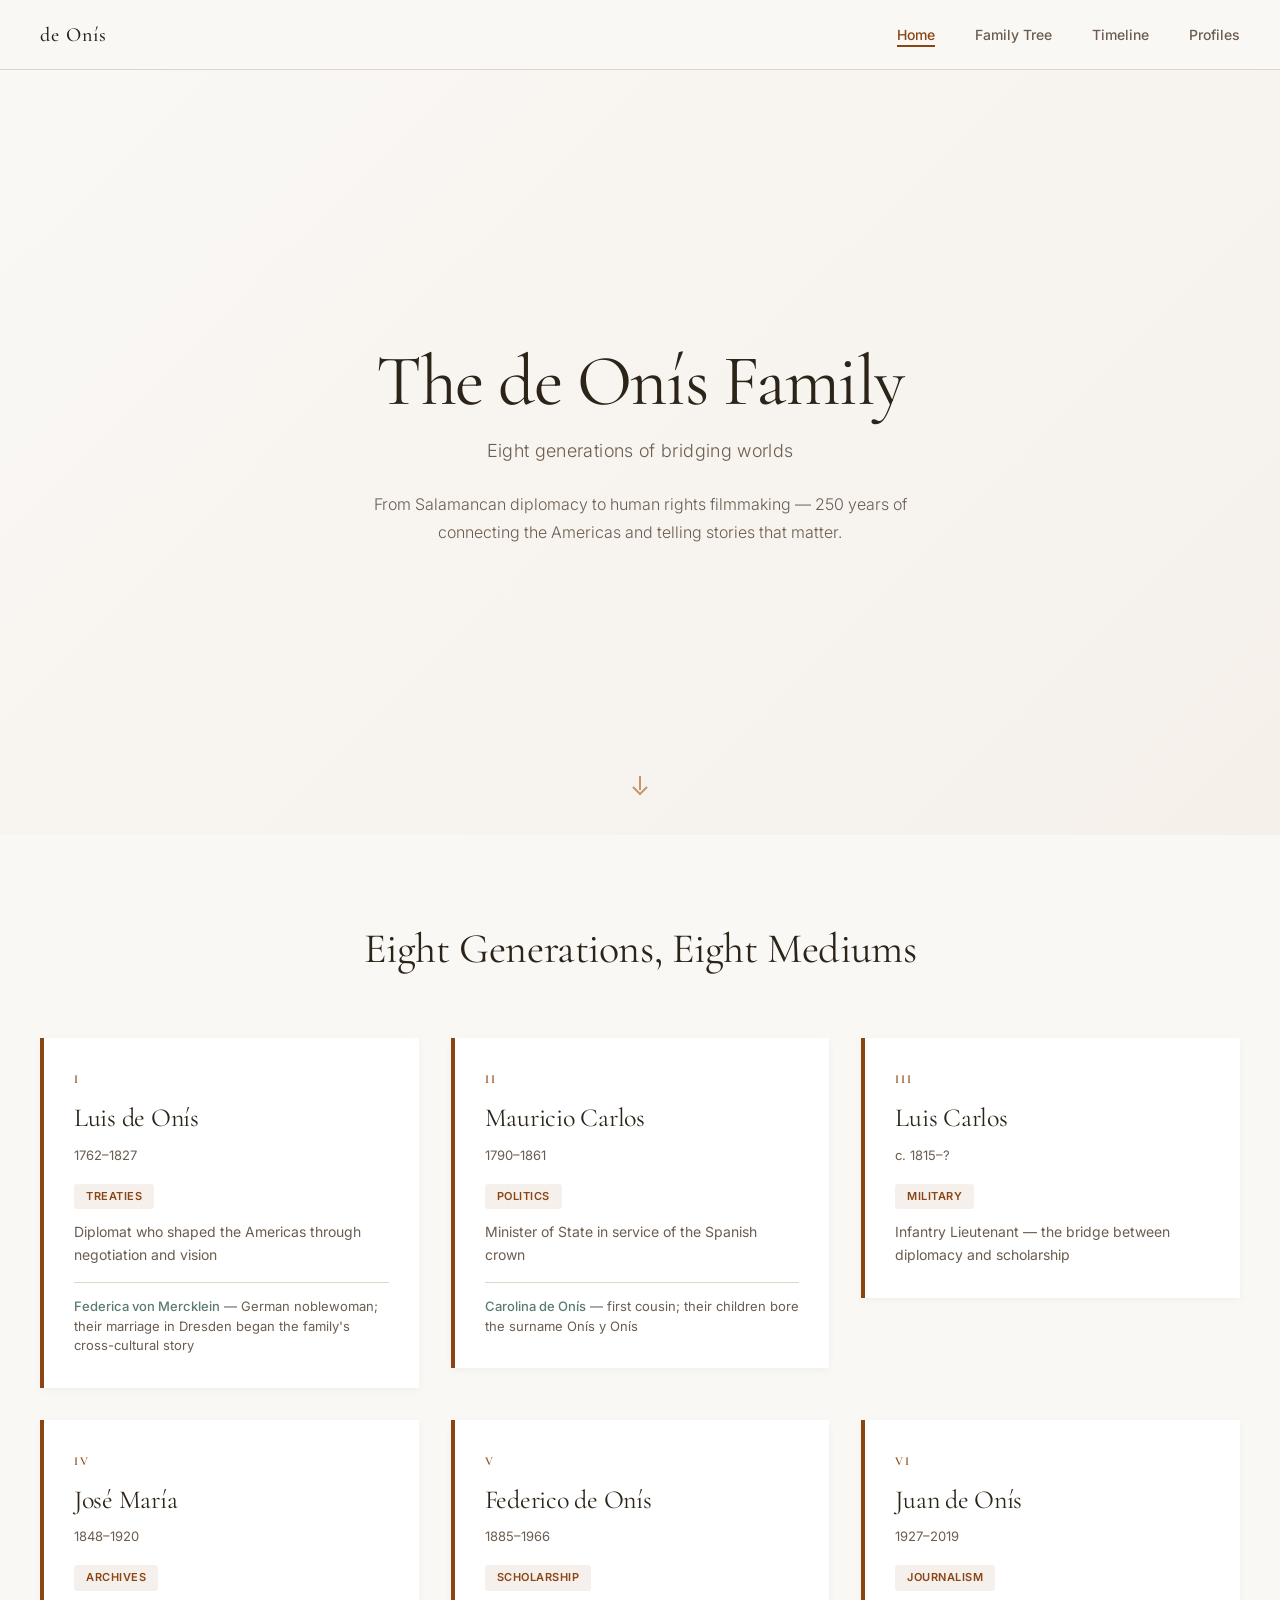
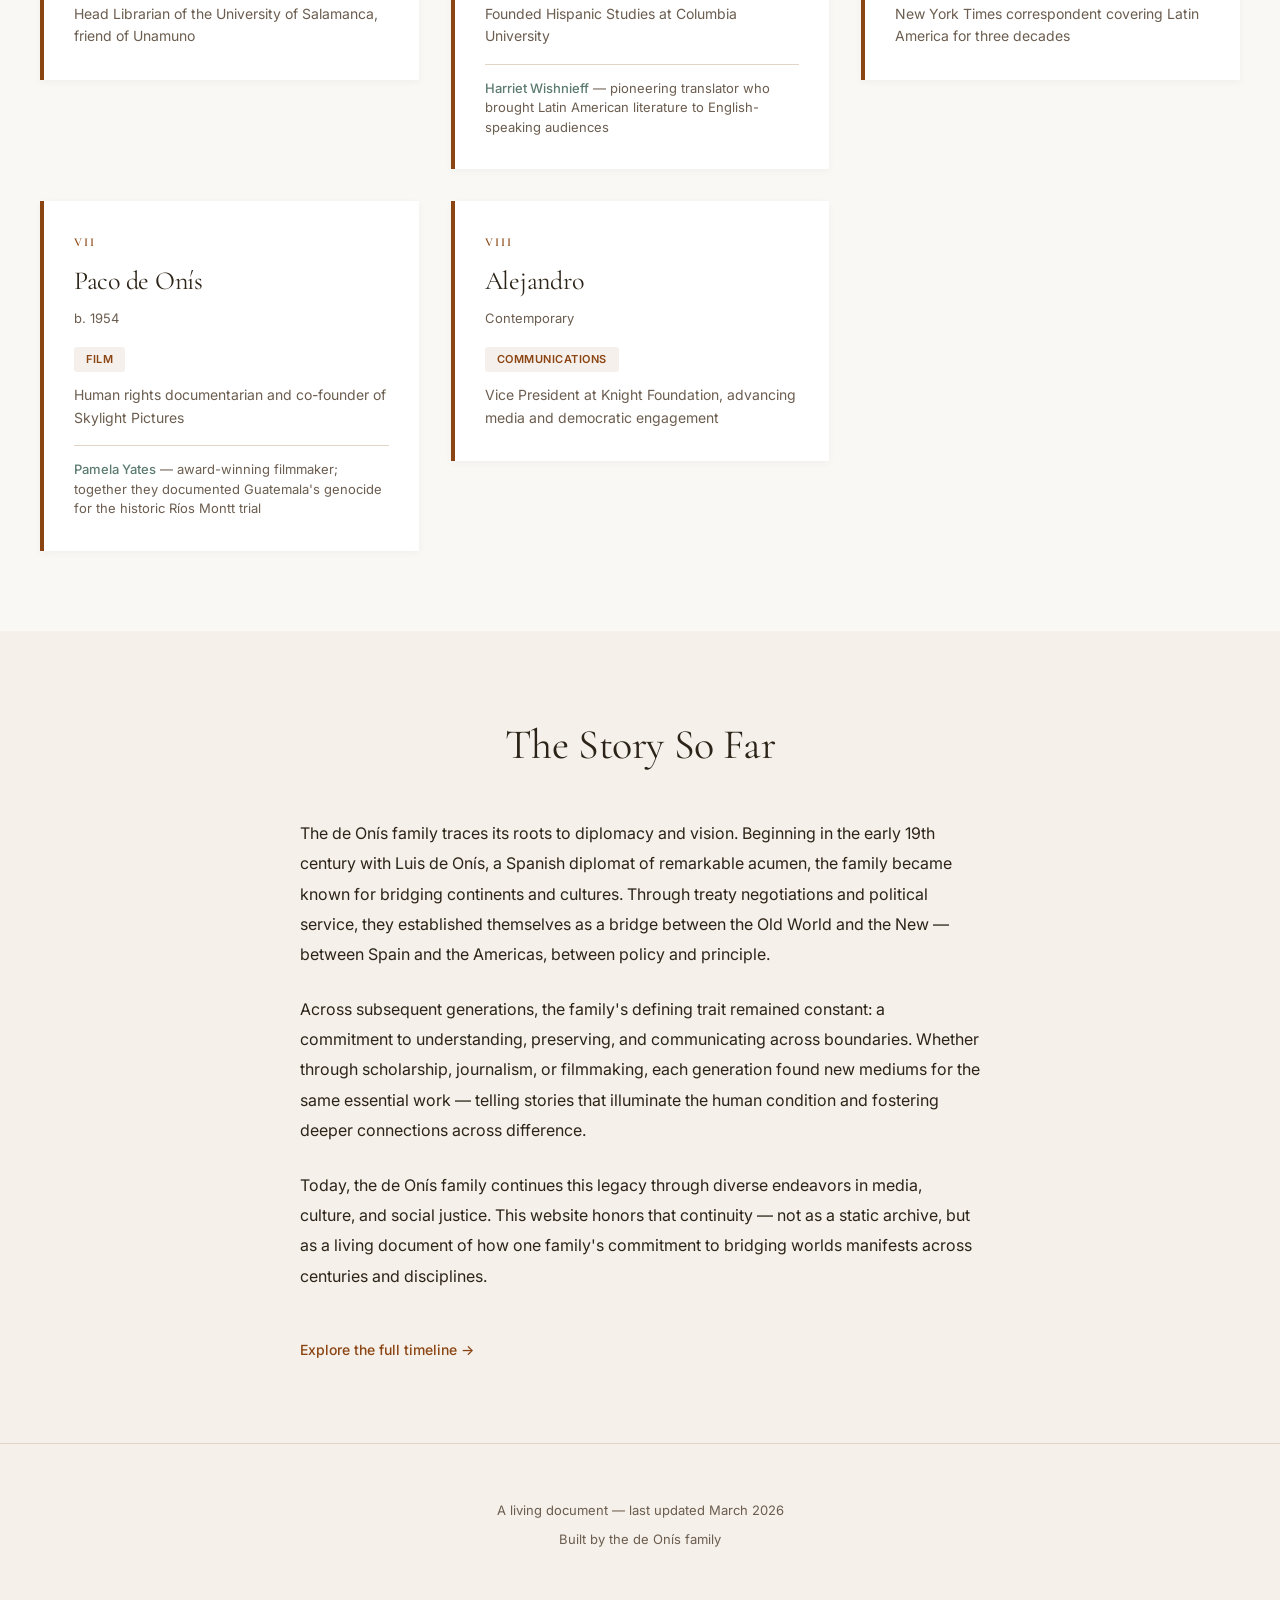
<file: index.html>
<!DOCTYPE html>
<html lang="en">
<head>
    <meta charset="UTF-8">
    <meta name="viewport" content="width=device-width, initial-scale=1.0">
    <title>de Onís Family Heritage</title>
    <link rel="preconnect" href="https://fonts.googleapis.com">
    <link rel="preconnect" href="https://fonts.gstatic.com" crossorigin>
    <link href="https://fonts.googleapis.com/css2?family=Cormorant+Garamond:ital,wght@0,400;0,500;0,600;1,400&family=Inter:wght@300;400;500;600&display=swap" rel="stylesheet">
    <link rel="stylesheet" href="styles.css">
    <style>
        /* === INDEX-SPECIFIC STYLES === */

        /* Hero */
        .hero {
            min-height: 85vh;
            display: flex;
            flex-direction: column;
            justify-content: center;
            align-items: center;
            text-align: center;
            padding: 6rem 2.5rem 4rem;
            background: linear-gradient(135deg, var(--color-bg) 0%, var(--color-bg-warm) 100%);
            margin-top: var(--nav-height);
            position: relative;
        }

        .hero h1 {
            font-family: var(--font-serif);
            font-size: clamp(2.75rem, 7vw, 4.5rem);
            font-weight: 400;
            color: var(--color-text);
            margin-bottom: 1rem;
            letter-spacing: -0.02em;
            line-height: 1.1;
        }

        .hero .subtitle {
            font-size: 1.125rem;
            font-weight: 300;
            color: var(--color-text-muted);
            margin-bottom: 1.5rem;
            letter-spacing: 0.02em;
        }

        .hero .description {
            font-size: 1rem;
            color: var(--color-text-muted);
            max-width: 37.5rem;
            line-height: 1.8;
            margin: 0 auto 3rem;
            font-weight: 300;
        }

        .scroll-indicator {
            position: absolute;
            bottom: 2rem;
            left: 50%;
            transform: translateX(-50%);
            animation: bounce 2s infinite;
        }

        .scroll-indicator svg {
            width: 1.5rem;
            height: 1.5rem;
            stroke: var(--color-accent-light);
            stroke-width: 2;
            fill: none;
        }

        @keyframes bounce {
            0%, 20%, 50%, 80%, 100% { transform: translateX(-50%) translateY(0); }
            40% { transform: translateX(-50%) translateY(0.625rem); }
            60% { transform: translateX(-50%) translateY(0.3rem); }
        }

        /* Generations Grid */
        .generations {
            padding: var(--section-pad) 2.5rem;
            max-width: var(--container-max);
            margin: 0 auto;
        }

        .generations .heading-section {
            text-align: center;
            margin-bottom: 3.5rem;
        }

        .generations-grid {
            display: grid;
            grid-template-columns: repeat(auto-fit, minmax(17.5rem, 1fr));
            gap: 2rem;
        }

        .gen-card-link {
            text-decoration: none;
            color: inherit;
            display: block;
        }

        .gen-card-link:focus-visible {
            outline: 2px solid var(--color-accent);
            outline-offset: 4px;
            border-radius: 2px;
        }

        .generation-number {
            font-family: var(--font-serif);
            font-size: 0.75rem;
            font-weight: 600;
            color: var(--color-accent);
            letter-spacing: 2px;
            margin-bottom: 0.5rem;
            text-transform: uppercase;
        }

        .generation-name {
            font-family: var(--font-serif);
            font-size: 1.625rem;
            font-weight: 400;
            color: var(--color-text);
            margin-bottom: 0.375rem;
            letter-spacing: -0.01em;
        }

        .generation-dates {
            font-size: 0.8125rem;
            color: var(--color-text-muted);
            margin-bottom: 1rem;
        }

        .generation-medium {
            display: inline-block;
            font-size: 0.6875rem;
            font-weight: 600;
            color: var(--color-accent);
            background: rgba(139, 69, 19, 0.08);
            padding: 0.25rem 0.75rem;
            border-radius: 3px;
            text-transform: uppercase;
            letter-spacing: 0.5px;
            margin-bottom: 0.75rem;
        }

        .generation-role {
            font-size: 0.875rem;
            color: var(--color-text-muted);
            line-height: 1.6;
        }

        .generation-partner {
            margin-top: 1rem;
            padding-top: 0.875rem;
            border-top: 1px solid var(--color-border);
            font-size: 0.8125rem;
            color: var(--color-text-muted);
            line-height: 1.5;
        }

        .generation-partner strong {
            font-weight: 500;
            color: var(--color-spouse);
        }

        /* Story Section */
        .story {
            padding: var(--section-pad) 2.5rem;
            background-color: var(--color-bg-warm);
        }

        .story-inner {
            max-width: var(--prose-max);
            margin: 0 auto;
        }

        .story .heading-section {
            text-align: center;
            margin-bottom: 2.5rem;
        }

        .story p {
            font-size: 1rem;
            color: var(--color-text);
            line-height: 1.9;
            margin-bottom: 1.5rem;
        }

        .story .link-accent {
            display: inline-block;
            margin-top: 1.5rem;
        }

        /* Responsive */
        @media (max-width: 768px) {
            .hero {
                min-height: auto;
                padding: 5rem 1.5rem 3rem;
            }

            .generations {
                padding: var(--section-pad-mobile) 1.25rem;
            }

            .generations .heading-section {
                margin-bottom: 2.5rem;
            }

            .generations-grid {
                gap: 1.5rem;
            }

            .story {
                padding: var(--section-pad-mobile) 1.25rem;
            }
        }

        @media (max-width: 480px) {
            .hero h1 {
                font-size: 2.25rem;
            }

            .generations-grid {
                grid-template-columns: 1fr;
                gap: 1.25rem;
            }

            .generation-name {
                font-size: 1.375rem;
            }
        }
    </style>
</head>
<body>
    <!-- Accessibility: skip link -->
    <a href="#main-content" class="skip-link">Skip to content</a>

    <!-- Navigation -->
    <nav class="site-nav" aria-label="Main navigation">
        <div class="nav-inner">
            <a href="index.html" class="nav-brand">de Onís</a>
            <ul class="nav-links">
                <li><a href="index.html" aria-current="page">Home</a></li>
                <li><a href="tree.html">Family Tree</a></li>
                <li><a href="timeline.html">Timeline</a></li>
                <li><a href="profiles.html">Profiles</a></li>
            </ul>
            <button class="nav-hamburger" id="hamburger" aria-label="Toggle menu" aria-expanded="false">
                <span></span>
                <span></span>
                <span></span>
            </button>
            <div class="nav-mobile" id="navMobile" role="navigation" aria-label="Mobile navigation">
                <a href="index.html" aria-current="page">Home</a>
                <a href="tree.html">Family Tree</a>
                <a href="timeline.html">Timeline</a>
                <a href="profiles.html">Profiles</a>
            </div>
        </div>
    </nav>

    <!-- Main Content -->
    <main id="main-content">
        <!-- Hero -->
        <section class="hero">
            <div class="hero-content">
                <h1>The de Onís Family</h1>
                <p class="subtitle">Eight generations of bridging worlds</p>
                <p class="description">From Salamancan diplomacy to human rights filmmaking — 250 years of connecting the Americas and telling stories that matter.</p>
            </div>
            <div class="scroll-indicator" aria-hidden="true">
                <svg viewBox="0 0 24 24"><path d="M12 5v14M19 16l-7 7-7-7"/></svg>
            </div>
        </section>

        <!-- Generations -->
        <section class="generations" aria-label="Family generations">
            <h2 class="heading-section">Eight Generations, Eight Mediums</h2>
            <div class="generations-grid">

                <!-- Gen I -->
                <a href="profiles.html#luis-de-onis" class="gen-card-link">
                    <article class="card">
                        <div class="generation-number">I</div>
                        <h3 class="generation-name">Luis de Onís</h3>
                        <p class="generation-dates">1762–1827</p>
                        <span class="generation-medium">Treaties</span>
                        <p class="generation-role">Diplomat who shaped the Americas through negotiation and vision</p>
                        <p class="generation-partner"><strong>Federica von Mercklein</strong> — German noblewoman; their marriage in Dresden began the family's cross-cultural story</p>
                    </article>
                </a>

                <!-- Gen II -->
                <a href="profiles.html#mauricio-carlos" class="gen-card-link">
                    <article class="card">
                        <div class="generation-number">II</div>
                        <h3 class="generation-name">Mauricio Carlos</h3>
                        <p class="generation-dates">1790–1861</p>
                        <span class="generation-medium">Politics</span>
                        <p class="generation-role">Minister of State in service of the Spanish crown</p>
                        <p class="generation-partner"><strong>Carolina de Onís</strong> — first cousin; their children bore the surname Onís y Onís</p>
                    </article>
                </a>

                <!-- Gen III -->
                <a href="profiles.html#luis-carlos" class="gen-card-link">
                    <article class="card">
                        <div class="generation-number">III</div>
                        <h3 class="generation-name">Luis Carlos</h3>
                        <p class="generation-dates">c. 1815–?</p>
                        <span class="generation-medium">Military</span>
                        <p class="generation-role">Infantry Lieutenant — the bridge between diplomacy and scholarship</p>
                    </article>
                </a>

                <!-- Gen IV -->
                <a href="profiles.html#jose-maria-lopez" class="gen-card-link">
                    <article class="card">
                        <div class="generation-number">IV</div>
                        <h3 class="generation-name">José María</h3>
                        <p class="generation-dates">1848–1920</p>
                        <span class="generation-medium">Archives</span>
                        <p class="generation-role">Head Librarian of the University of Salamanca, friend of Unamuno</p>
                    </article>
                </a>

                <!-- Gen V -->
                <a href="profiles.html#federico-de-onis" class="gen-card-link">
                    <article class="card">
                        <div class="generation-number">V</div>
                        <h3 class="generation-name">Federico de Onís</h3>
                        <p class="generation-dates">1885–1966</p>
                        <span class="generation-medium">Scholarship</span>
                        <p class="generation-role">Founded Hispanic Studies at Columbia University</p>
                        <p class="generation-partner"><strong>Harriet Wishnieff</strong> — pioneering translator who brought Latin American literature to English-speaking audiences</p>
                    </article>
                </a>

                <!-- Gen VI -->
                <a href="profiles.html#juan-de-onis" class="gen-card-link">
                    <article class="card">
                        <div class="generation-number">VI</div>
                        <h3 class="generation-name">Juan de Onís</h3>
                        <p class="generation-dates">1927–2019</p>
                        <span class="generation-medium">Journalism</span>
                        <p class="generation-role">New York Times correspondent covering Latin America for three decades</p>
                    </article>
                </a>

                <!-- Gen VII -->
                <a href="profiles.html#paco-de-onis" class="gen-card-link">
                    <article class="card">
                        <div class="generation-number">VII</div>
                        <h3 class="generation-name">Paco de Onís</h3>
                        <p class="generation-dates">b. 1954</p>
                        <span class="generation-medium">Film</span>
                        <p class="generation-role">Human rights documentarian and co-founder of Skylight Pictures</p>
                        <p class="generation-partner"><strong>Pamela Yates</strong> — award-winning filmmaker; together they documented Guatemala's genocide for the historic Ríos Montt trial</p>
                    </article>
                </a>

                <!-- Gen VIII -->
                <a href="profiles.html#alejandro-de-onis" class="gen-card-link">
                    <article class="card">
                        <div class="generation-number">VIII</div>
                        <h3 class="generation-name">Alejandro</h3>
                        <p class="generation-dates">Contemporary</p>
                        <span class="generation-medium">Communications</span>
                        <p class="generation-role">Vice President at Knight Foundation, advancing media and democratic engagement</p>
                    </article>
                </a>

            </div>
        </section>

        <!-- Story -->
        <section class="story" aria-label="Family narrative">
            <div class="story-inner">
                <h2 class="heading-section">The Story So Far</h2>

                <p>The de Onís family traces its roots to diplomacy and vision. Beginning in the early 19th century with Luis de Onís, a Spanish diplomat of remarkable acumen, the family became known for bridging continents and cultures. Through treaty negotiations and political service, they established themselves as a bridge between the Old World and the New — between Spain and the Americas, between policy and principle.</p>

                <p>Across subsequent generations, the family's defining trait remained constant: a commitment to understanding, preserving, and communicating across boundaries. Whether through scholarship, journalism, or filmmaking, each generation found new mediums for the same essential work — telling stories that illuminate the human condition and fostering deeper connections across difference.</p>

                <p>Today, the de Onís family continues this legacy through diverse endeavors in media, culture, and social justice. This website honors that continuity — not as a static archive, but as a living document of how one family's commitment to bridging worlds manifests across centuries and disciplines.</p>

                <a href="timeline.html" class="link-accent">Explore the full timeline &rarr;</a>
            </div>
        </section>
    </main>

    <!-- Footer -->
    <footer class="site-footer">
        <p>A living document — last updated March 2026</p>
        <p>Built by the de Onís family</p>
    </footer>

    <script>
        // Hamburger menu
        const hamburger = document.getElementById('hamburger');
        const navMobile = document.getElementById('navMobile');

        hamburger.addEventListener('click', function() {
            const isOpen = navMobile.classList.toggle('is-open');
            hamburger.setAttribute('aria-expanded', isOpen);
        });

        // Close mobile menu on link click
        navMobile.querySelectorAll('a').forEach(link => {
            link.addEventListener('click', () => {
                navMobile.classList.remove('is-open');
                hamburger.setAttribute('aria-expanded', 'false');
            });
        });
    </script>
</body>
</html>
</file>
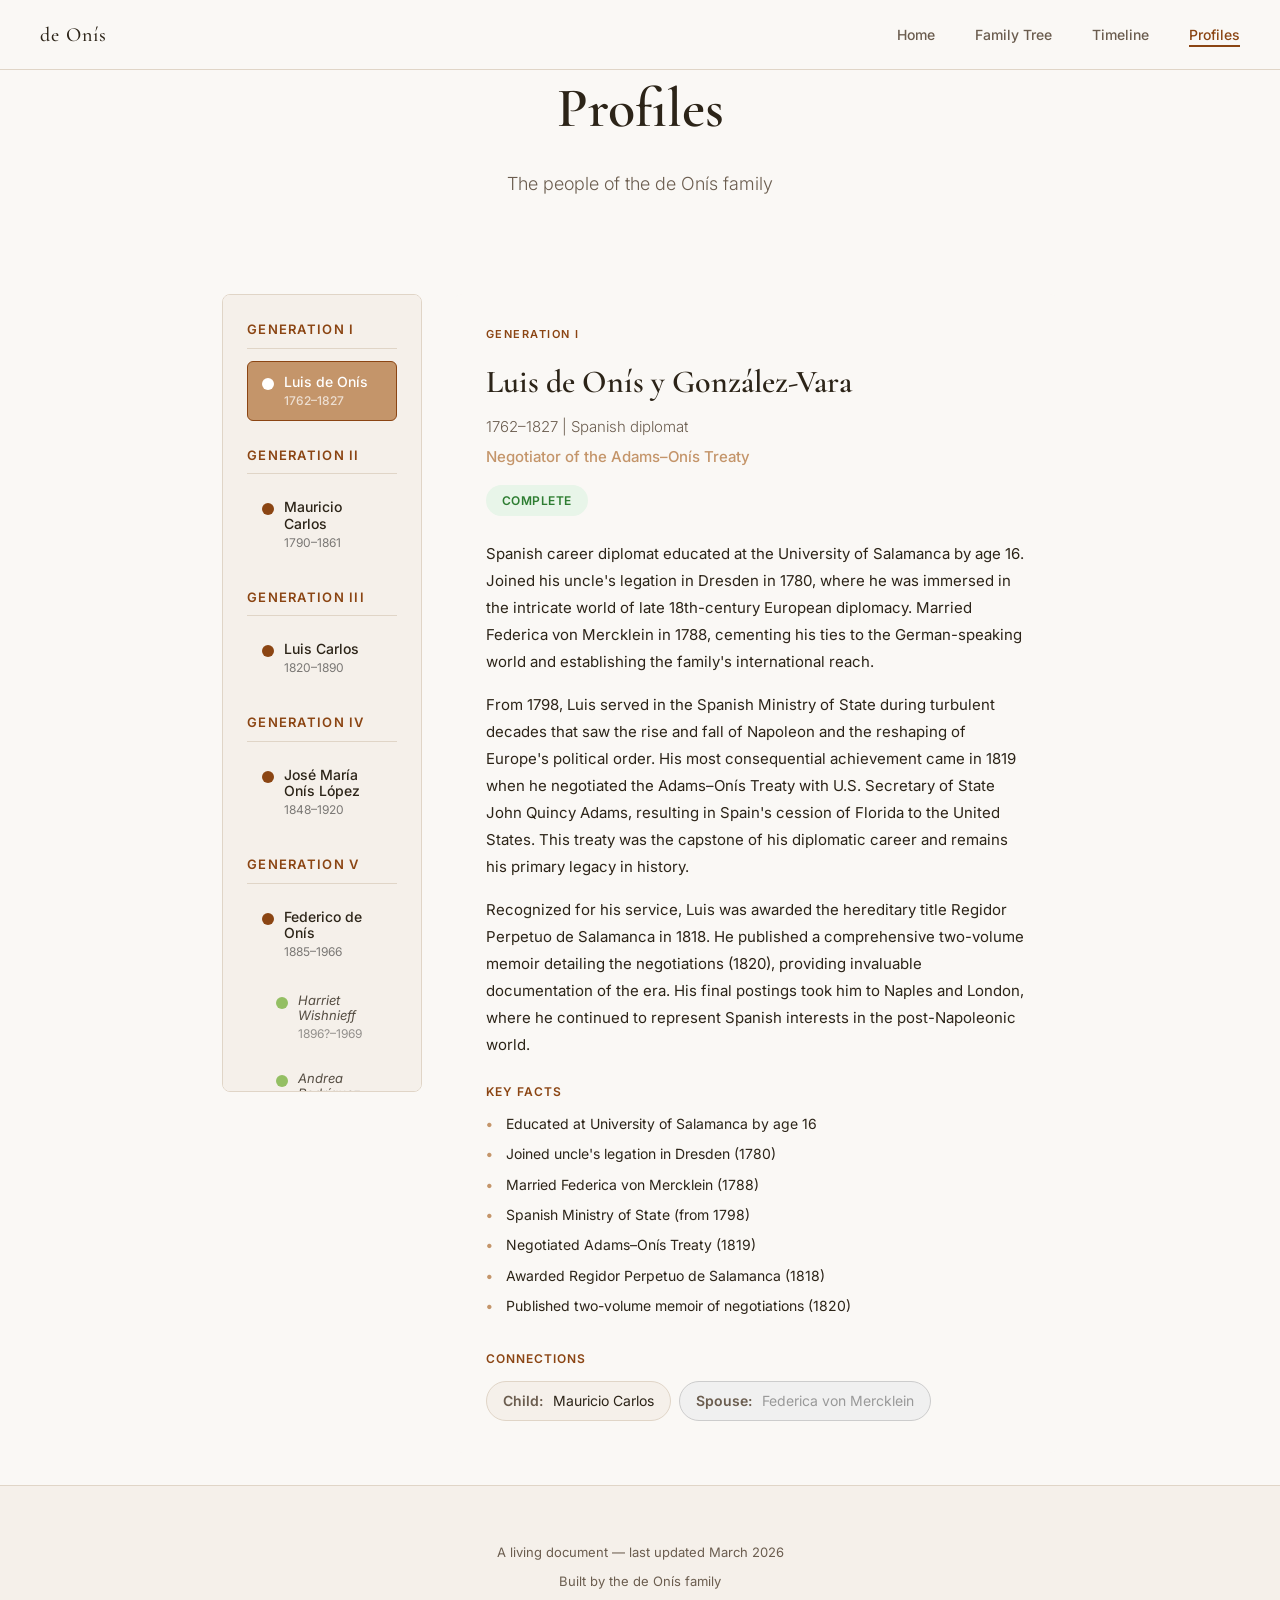
<file: profiles.html>
<!DOCTYPE html>
<html lang="en">
<head>
    <meta charset="UTF-8">
    <meta name="viewport" content="width=device-width, initial-scale=1.0">
    <title>Profiles | de Onís Family</title>
    <link rel="preconnect" href="https://fonts.googleapis.com">
    <link rel="preconnect" href="https://fonts.gstatic.com" crossorigin>
    <link href="https://fonts.googleapis.com/css2?family=Cormorant+Garamond:wght@400;500;600;700&family=Inter:wght@300;400;500;600&display=swap" rel="stylesheet">
    <link rel="stylesheet" href="styles.css">

    <style>
        :root {
            --profiles-nav-height: 5rem;
        }

        /* PAGE HEADER */
        .page-header {
            padding: 4rem 2rem;
            text-align: center;
            background-color: var(--color-bg);
            max-width: var(--content-max);
            margin: 0 auto;
        }

        .page-header h1 {
            font-family: var(--font-serif);
            font-size: 3.5rem;
            font-weight: 600;
            color: var(--color-text);
            margin-bottom: 1rem;
        }

        .page-header p {
            font-family: var(--font-sans);
            font-size: 1.125rem;
            color: var(--color-text-muted);
            font-weight: 300;
        }

        @media (max-width: 768px) {
            .page-header {
                padding: 2.5rem 1.5rem;
            }

            .page-header h1 {
                font-size: 2.625rem;
            }

            .page-header p {
                font-size: 1rem;
            }
        }

        /* PROFILES CONTAINER */
        .profiles-wrapper {
            display: grid;
            grid-template-columns: 200px 1fr;
            gap: 2rem;
            max-width: var(--content-max);
            margin: 0 auto;
            padding: 2rem;
            min-height: calc(100vh - var(--nav-height) - 10rem);
        }

        /* SIDEBAR / PROFILE INDEX */
        .profile-sidebar {
            position: sticky;
            top: calc(var(--nav-height) + 1rem);
            height: fit-content;
            max-height: calc(100vh - var(--nav-height) - 2rem);
            overflow-y: auto;
            background-color: var(--color-bg-warm);
            padding: 1.5rem;
            border-radius: 0.5rem;
            border: 1px solid var(--color-border);
        }

        .generation-section {
            margin-bottom: 1.5rem;
        }

        .generation-section:last-child {
            margin-bottom: 0;
        }

        .generation-label {
            font-family: var(--font-sans);
            font-size: 0.8125rem;
            font-weight: 600;
            text-transform: uppercase;
            letter-spacing: 0.08rem;
            color: var(--color-accent);
            margin-bottom: 0.75rem;
            padding-bottom: 0.5rem;
            border-bottom: 1px solid var(--color-border);
        }

        .person-tab {
            display: block;
            width: 100%;
            padding: 0.75rem 0.875rem;
            margin-bottom: 0.5rem;
            background: none;
            border: 1px solid transparent;
            border-radius: 0.375rem;
            font-family: var(--font-sans);
            font-size: 0.875rem;
            color: var(--color-text);
            text-align: left;
            cursor: pointer;
            transition: all 0.2s ease;
            display: flex;
            align-items: flex-start;
            gap: 0.625rem;
        }

        .person-tab:hover {
            background-color: rgba(0, 0, 0, 0.03);
            border-color: var(--color-border);
        }

        .person-tab.active {
            background-color: var(--color-accent-light);
            color: white;
            border-color: var(--color-accent);
            font-weight: 500;
        }

        .person-tab .person-dot {
            width: 0.75rem;
            height: 0.75rem;
            border-radius: 50%;
            flex-shrink: 0;
            margin-top: 0.25rem;
        }

        .person-tab .person-dot.direct {
            background-color: var(--color-accent);
        }

        .person-tab.active .person-dot.direct {
            background-color: white;
        }

        .person-tab .person-dot.spouse {
            background-color: #7CB342;
        }

        .person-tab.active .person-dot.spouse {
            background-color: white;
        }

        .person-tab .person-dot.sidebar {
            background-color: #999;
        }

        .person-tab.active .person-dot.sidebar {
            background-color: white;
        }

        .person-tab .person-dot.unknown {
            background-color: transparent;
            border: 1px dashed #999;
        }

        .person-tab.active .person-dot.unknown {
            border-color: white;
        }

        /* Spouse tabs: visually separated */
        .person-tab.spouse-tab {
            padding-left: 1.75rem;
            font-size: 0.8125rem;
            opacity: 0.8;
            margin-bottom: 0.25rem;
        }

        .person-tab.spouse-tab .person-tab-name {
            font-weight: 400;
            font-style: italic;
        }

        .person-tab.spouse-tab.active {
            opacity: 1;
        }

        /* Spouse subsection within profile */
        .spouse-subsection {
            max-width: var(--prose-max);
            margin-top: 2rem;
            padding-top: 2rem;
            border-top: 1px solid var(--color-border);
        }

        .spouse-subsection h3 {
            font-family: var(--font-serif);
            font-size: 1.5rem;
            font-weight: 500;
            color: var(--color-text);
            margin-bottom: 0.25rem;
        }

        .spouse-subsection .spouse-sub-dates {
            font-family: var(--font-sans);
            font-size: 0.875rem;
            color: var(--color-text-muted);
            font-weight: 300;
            margin-bottom: 0.75rem;
        }

        .spouse-subsection .spouse-sub-role {
            font-family: var(--font-sans);
            font-size: 0.875rem;
            color: var(--color-accent-light);
            font-weight: 500;
            margin-bottom: 1rem;
        }

        .spouse-subsection .profile-bio p {
            font-size: 0.875rem;
        }

        .person-tab-info {
            flex: 1;
            min-width: 0;
        }

        .person-tab-name {
            font-weight: 500;
            display: block;
            line-height: 1.2;
            margin-bottom: 0.1rem;
        }

        .person-tab-dates {
            font-size: 0.75rem;
            color: rgba(0, 0, 0, 0.5);
            display: block;
        }

        .person-tab.active .person-tab-dates {
            color: rgba(255, 255, 255, 0.7);
        }

        /* PROFILE CONTENT */
        .profiles-content {
            background-color: var(--color-bg);
        }

        .profile-card {
            display: none;
            padding: 2rem;
            border-radius: 0.5rem;
            background-color: var(--color-bg);
        }

        .profile-card.active {
            display: block;
            animation: fadeIn 0.2s ease;
        }

        @keyframes fadeIn {
            from { opacity: 0; }
            to { opacity: 1; }
        }

        .profile-gen-tag {
            font-family: var(--font-sans);
            font-size: 0.6875rem;
            font-weight: 600;
            text-transform: uppercase;
            letter-spacing: 0.09rem;
            color: var(--color-accent);
            margin-bottom: 0.75rem;
        }

        .profile-name {
            font-family: var(--font-serif);
            font-size: 2rem;
            font-weight: 600;
            color: var(--color-text);
            margin-bottom: 0.5rem;
        }

        .profile-dates {
            font-family: var(--font-sans);
            font-size: 0.9375rem;
            font-weight: 300;
            color: var(--color-text-muted);
            margin-bottom: 0.375rem;
        }

        .profile-role {
            font-family: var(--font-sans);
            font-size: 0.9375rem;
            color: var(--color-accent-light);
            font-weight: 500;
            margin-bottom: 1rem;
        }

        .status-badge {
            display: inline-block;
            padding: 0.35rem 1rem;
            border-radius: 1.25rem;
            font-family: var(--font-sans);
            font-size: 0.75rem;
            font-weight: 600;
            text-transform: uppercase;
            letter-spacing: 0.03rem;
            margin-bottom: 1.5rem;
        }

        .status-complete {
            background-color: #E8F5E9;
            color: #2E7D32;
        }

        .status-moderate {
            background-color: #FFF8E1;
            color: #F57F17;
        }

        .status-progress {
            background-color: #FCE4EC;
            color: #C2185B;
        }

        .status-needs {
            background-color: #FFE0B2;
            color: #E65100;
        }

        .status-minimal {
            background-color: #F3E5F5;
            color: #6A1B9A;
        }

        .profile-bio {
            max-width: var(--prose-max);
            margin-bottom: 1.5rem;
        }

        .profile-bio p {
            font-family: var(--font-sans);
            font-size: 0.9375rem;
            line-height: 1.8;
            color: var(--color-text);
            margin-bottom: 1rem;
        }

        .key-facts {
            max-width: var(--prose-max);
            margin-bottom: 2rem;
        }

        .key-facts h4 {
            font-family: var(--font-sans);
            font-size: 0.75rem;
            font-weight: 600;
            text-transform: uppercase;
            letter-spacing: 0.06rem;
            color: var(--color-accent);
            margin-bottom: 0.75rem;
        }

        .key-facts ul {
            list-style: none;
        }

        .key-facts li {
            font-family: var(--font-sans);
            font-size: 0.875rem;
            color: var(--color-text);
            margin-bottom: 0.5rem;
            padding-left: 1.25rem;
            position: relative;
        }

        .key-facts li::before {
            content: "•";
            position: absolute;
            left: 0;
            color: var(--color-accent-light);
            font-weight: bold;
        }

        .connections {
            max-width: var(--prose-max);
        }

        .connections h4 {
            font-family: var(--font-sans);
            font-size: 0.75rem;
            font-weight: 600;
            text-transform: uppercase;
            letter-spacing: 0.06rem;
            color: var(--color-accent);
            margin-bottom: 0.75rem;
        }

        .connection-chips {
            display: flex;
            flex-wrap: wrap;
            gap: 0.5rem;
        }

        .chip {
            display: inline-block;
            padding: 0.5rem 1rem;
            background-color: var(--color-bg-warm);
            border: 1px solid var(--color-border);
            border-radius: 1.25rem;
            font-family: var(--font-sans);
            font-size: 0.875rem;
            color: var(--color-text);
            text-decoration: none;
            transition: all 0.2s ease;
            cursor: pointer;
        }

        .chip:hover {
            background-color: var(--color-accent-light);
            border-color: var(--color-accent);
            color: white;
        }

        .chip-label {
            font-weight: 600;
            color: var(--color-text-muted);
            margin-right: 0.375rem;
        }

        .chip:hover .chip-label {
            color: white;
        }

        /* MOBILE STYLES */
        @media (max-width: 768px) {
            .profiles-wrapper {
                grid-template-columns: 1fr;
                gap: 1.5rem;
                padding: 1.5rem;
            }

            .profile-sidebar {
                position: static;
                height: auto;
                max-height: none;
                margin-bottom: 1.5rem;
            }

            .profile-card {
                padding: 1.5rem;
            }

            .profile-name {
                font-size: 1.5rem;
            }

            .profile-bio p {
                font-size: 0.875rem;
                line-height: 1.7;
            }

            /* Mobile sidebar: horizontal scroll */
            .profile-sidebar {
                display: flex;
                gap: 1rem;
                overflow-x: auto;
                padding: 1rem;
                -webkit-overflow-scrolling: touch;
                border-radius: 0.375rem;
            }

            .generation-section {
                display: flex;
                gap: 0.75rem;
                margin-bottom: 0;
                white-space: nowrap;
            }

            .generation-label {
                display: none;
            }

            .person-tab {
                white-space: nowrap;
                margin-bottom: 0;
                padding: 0.625rem 0.875rem;
                font-size: 0.8125rem;
                flex-shrink: 0;
            }

            .person-tab-dates {
                display: none;
            }
        }

        /* SCROLLBAR STYLING FOR SIDEBAR */
        .profile-sidebar::-webkit-scrollbar {
            width: 0.375rem;
        }

        .profile-sidebar::-webkit-scrollbar-track {
            background-color: transparent;
        }

        .profile-sidebar::-webkit-scrollbar-thumb {
            background-color: var(--color-border);
            border-radius: 0.1875rem;
        }

        .profile-sidebar::-webkit-scrollbar-thumb:hover {
            background-color: var(--color-text-muted);
        }
    </style>
</head>
<body>
    <a href="#main-content" class="skip-link">Skip to content</a>
    <nav class="site-nav" aria-label="Main navigation">
        <div class="nav-inner">
            <a href="index.html" class="nav-brand">de Onís</a>
            <ul class="nav-links">
                <li><a href="index.html">Home</a></li>
                <li><a href="tree.html">Family Tree</a></li>
                <li><a href="timeline.html">Timeline</a></li>
                <li><a href="profiles.html" aria-current="page">Profiles</a></li>
            </ul>
            <button class="nav-hamburger" id="hamburger" aria-label="Toggle menu" aria-expanded="false">
                <span></span><span></span><span></span>
            </button>
            <div class="nav-mobile" id="navMobile" role="navigation" aria-label="Mobile navigation">
                <a href="index.html">Home</a>
                <a href="tree.html">Family Tree</a>
                <a href="timeline.html">Timeline</a>
                <a href="profiles.html" aria-current="page">Profiles</a>
            </div>
        </div>
    </nav>

    <main id="main-content">
        <div class="page-header">
            <h1>Profiles</h1>
            <p>The people of the de Onís family</p>
        </div>

        <div class="profiles-wrapper">
            <!-- SIDEBAR: PROFILE INDEX -->
            <aside class="profile-sidebar" role="tablist" aria-label="Family members">
                <!-- Generation I -->
                <div class="generation-section">
                    <div class="generation-label">Generation I</div>
                    <button class="person-tab" data-profile="luis-de-onis" role="tab" aria-selected="false">
                        <div class="person-dot direct"></div>
                        <div class="person-tab-info">
                            <span class="person-tab-name">Luis de Onís</span>
                            <span class="person-tab-dates">1762–1827</span>
                        </div>
                    </button>
                </div>

                <!-- Generation II -->
                <div class="generation-section">
                    <div class="generation-label">Generation II</div>
                    <button class="person-tab" data-profile="mauricio-carlos" role="tab" aria-selected="false">
                        <div class="person-dot direct"></div>
                        <div class="person-tab-info">
                            <span class="person-tab-name">Mauricio Carlos</span>
                            <span class="person-tab-dates">1790–1861</span>
                        </div>
                    </button>
                </div>

                <!-- Generation III -->
                <div class="generation-section">
                    <div class="generation-label">Generation III</div>
                    <button class="person-tab" data-profile="luis-carlos" role="tab" aria-selected="false">
                        <div class="person-dot direct"></div>
                        <div class="person-tab-info">
                            <span class="person-tab-name">Luis Carlos</span>
                            <span class="person-tab-dates">1820–1890</span>
                        </div>
                    </button>
                </div>

                <!-- Generation IV -->
                <div class="generation-section">
                    <div class="generation-label">Generation IV</div>
                    <button class="person-tab" data-profile="jose-maria-lopez" role="tab" aria-selected="false">
                        <div class="person-dot direct"></div>
                        <div class="person-tab-info">
                            <span class="person-tab-name">José María Onís López</span>
                            <span class="person-tab-dates">1848–1920</span>
                        </div>
                    </button>
                </div>

                <!-- Generation V -->
                <div class="generation-section">
                    <div class="generation-label">Generation V</div>
                    <button class="person-tab" data-profile="federico-de-onis" role="tab" aria-selected="false">
                        <div class="person-dot direct"></div>
                        <div class="person-tab-info">
                            <span class="person-tab-name">Federico de Onís</span>
                            <span class="person-tab-dates">1885–1966</span>
                        </div>
                    </button>
                    <button class="person-tab spouse-tab" data-profile="harriet-wishnieff" role="tab" aria-selected="false">
                        <div class="person-dot spouse"></div>
                        <div class="person-tab-info">
                            <span class="person-tab-name">Harriet Wishnieff</span>
                            <span class="person-tab-dates">1896?–1969</span>
                        </div>
                    </button>
                    <button class="person-tab spouse-tab" data-profile="andrea-rodriguez" role="tab" aria-selected="false">
                        <div class="person-dot spouse"></div>
                        <div class="person-tab-info">
                            <span class="person-tab-name">Andrea Rodríguez</span>
                            <span class="person-tab-dates">c. 1880s–?</span>
                        </div>
                    </button>
                </div>

                <!-- Generation VI -->
                <div class="generation-section">
                    <div class="generation-label">Generation VI</div>
                    <button class="person-tab" data-profile="jose-maria-bondia" role="tab" aria-selected="false">
                        <div class="person-dot direct"></div>
                        <div class="person-tab-info">
                            <span class="person-tab-name">José de Onís</span>
                            <span class="person-tab-dates">1911–2003</span>
                        </div>
                    </button>
                    <button class="person-tab" data-profile="federico-jr" role="tab" aria-selected="false">
                        <div class="person-dot sidebar"></div>
                        <div class="person-tab-info">
                            <span class="person-tab-name">Federico Jr.</span>
                            <span class="person-tab-dates">1909–1967</span>
                        </div>
                    </button>
                    <button class="person-tab" data-profile="arturo-de-onis" role="tab" aria-selected="false">
                        <div class="person-dot sidebar"></div>
                        <div class="person-tab-info">
                            <span class="person-tab-name">Arturo de Onís</span>
                            <span class="person-tab-dates">Dates unknown</span>
                        </div>
                    </button>
                    <button class="person-tab" data-profile="juan-de-onis" role="tab" aria-selected="false">
                        <div class="person-dot direct"></div>
                        <div class="person-tab-info">
                            <span class="person-tab-name">Juan de Onís</span>
                            <span class="person-tab-dates">1927–2019</span>
                        </div>
                    </button>
                </div>

                <!-- Generation VII -->
                <div class="generation-section">
                    <div class="generation-label">Generation VII</div>
                    <button class="person-tab" data-profile="paco-de-onis" role="tab" aria-selected="false">
                        <div class="person-dot direct"></div>
                        <div class="person-tab-info">
                            <span class="person-tab-name">Paco de Onís</span>
                            <span class="person-tab-dates">b. 1954</span>
                        </div>
                    </button>
                    <button class="person-tab spouse-tab" data-profile="jody-hagberg" role="tab" aria-selected="false">
                        <div class="person-dot spouse"></div>
                        <div class="person-tab-info">
                            <span class="person-tab-name">Jody Hagberg</span>
                            <span class="person-tab-dates">Unknown</span>
                        </div>
                    </button>
                    <button class="person-tab spouse-tab" data-profile="pamela-yates" role="tab" aria-selected="false">
                        <div class="person-dot spouse"></div>
                        <div class="person-tab-info">
                            <span class="person-tab-name">Pamela Yates</span>
                            <span class="person-tab-dates">b. 1952</span>
                        </div>
                    </button>
                </div>

                <!-- Generation VIII -->
                <div class="generation-section">
                    <div class="generation-label">Generation VIII</div>
                    <button class="person-tab" data-profile="alejandro-de-onis" role="tab" aria-selected="false">
                        <div class="person-dot direct"></div>
                        <div class="person-tab-info">
                            <span class="person-tab-name">Alejandro de Onís</span>
                            <span class="person-tab-dates">b. 1980</span>
                        </div>
                    </button>
                    <button class="person-tab" data-profile="camila-de-onis" role="tab" aria-selected="false">
                        <div class="person-dot direct"></div>
                        <div class="person-tab-info">
                            <span class="person-tab-name">Camila de Onís</span>
                            <span class="person-tab-dates">b. 1983</span>
                        </div>
                    </button>
                </div>
            </aside>

            <!-- MAIN CONTENT: PROFILES -->
            <section class="profiles-content" role="tabpanel">
                <!-- Luis de Onís y González-Vara -->
                <div class="profile-card" id="luis-de-onis" role="tabpanel" aria-labelledby="tab-luis-de-onis">
                    <div class="profile-gen-tag">Generation I</div>
                    <h2 class="profile-name">Luis de Onís y González-Vara</h2>
                    <p class="profile-dates">1762–1827 | Spanish diplomat</p>
                    <p class="profile-role">Negotiator of the Adams–Onís Treaty</p>
                    <span class="status-badge status-complete">Complete</span>

                    <div class="profile-bio">
                        <p>Spanish career diplomat educated at the University of Salamanca by age 16. Joined his uncle's legation in Dresden in 1780, where he was immersed in the intricate world of late 18th-century European diplomacy. Married Federica von Mercklein in 1788, cementing his ties to the German-speaking world and establishing the family's international reach.</p>
                        <p>From 1798, Luis served in the Spanish Ministry of State during turbulent decades that saw the rise and fall of Napoleon and the reshaping of Europe's political order. His most consequential achievement came in 1819 when he negotiated the Adams–Onís Treaty with U.S. Secretary of State John Quincy Adams, resulting in Spain's cession of Florida to the United States. This treaty was the capstone of his diplomatic career and remains his primary legacy in history.</p>
                        <p>Recognized for his service, Luis was awarded the hereditary title Regidor Perpetuo de Salamanca in 1818. He published a comprehensive two-volume memoir detailing the negotiations (1820), providing invaluable documentation of the era. His final postings took him to Naples and London, where he continued to represent Spanish interests in the post-Napoleonic world.</p>
                    </div>

                    <div class="key-facts">
                        <h4>Key Facts</h4>
                        <ul>
                            <li>Educated at University of Salamanca by age 16</li>
                            <li>Joined uncle's legation in Dresden (1780)</li>
                            <li>Married Federica von Mercklein (1788)</li>
                            <li>Spanish Ministry of State (from 1798)</li>
                            <li>Negotiated Adams–Onís Treaty (1819)</li>
                            <li>Awarded Regidor Perpetuo de Salamanca (1818)</li>
                            <li>Published two-volume memoir of negotiations (1820)</li>
                        </ul>
                    </div>

                    <div class="connections">
                        <h4>Connections</h4>
                        <div class="connection-chips">
                            <button class="chip" data-profile="mauricio-carlos"><span class="chip-label">Child:</span> Mauricio Carlos</button>
                            <span class="chip" style="background-color: #f0f0f0; color: #999; border-color: #ccc; cursor: default;"><span class="chip-label">Spouse:</span> Federica von Mercklein</span>
                        </div>
                    </div>
                </div>

                <!-- Mauricio Carlos de Onís y Mercklein -->
                <div class="profile-card" id="mauricio-carlos" role="tabpanel" aria-labelledby="tab-mauricio-carlos">
                    <div class="profile-gen-tag">Generation II</div>
                    <h2 class="profile-name">Mauricio Carlos de Onís y Mercklein</h2>
                    <p class="profile-dates">1790–1861 | Spanish politician and diplomat</p>
                    <p class="profile-role">Minister of State, President of Congress of Deputies</p>
                    <span class="status-badge status-complete">Complete</span>

                    <div class="profile-bio">
                        <p>Eldest son of Luis de Onís, born in Dresden during his father's diplomatic posting in 1790. Mauricio Carlos inherited his father's aptitude for statecraft and rose to prominence in Spanish politics during the volatile 19th century. Following in his father's footsteps, he became a Spanish politician and diplomat of considerable influence.</p>
                        <p>In 1840, at the height of his career, Mauricio Carlos served as Minister of State—a position of immense responsibility in Spain's government. His political prominence extended further when he became President of the Congress of Deputies, the lower house of the Spanish parliament, overseeing the chamber during a critical period of Spanish reform and consolidation.</p>
                        <p>In 1816, Mauricio Carlos married his first cousin Carolina de Onís in Cantalapiedra. This endogamous match, common among prominent Spanish families of the era, produced an unusual distinction: their children bore the surname "Onís y Onís," a doubling of the family name that would mark subsequent generations. The couple maintained strong ties to their ancestral lands, and Mauricio Carlos died in Cantalapiedra, the town where he had married, suggesting deep roots in the Castilian heartland.</p>
                    </div>

                    <div class="key-facts">
                        <h4>Key Facts</h4>
                        <ul>
                            <li>Born in Dresden (1790)</li>
                            <li>Son of Luis de Onís, diplomat</li>
                            <li>Minister of State (1840)</li>
                            <li>President of Congress of Deputies</li>
                            <li>Married first cousin Carolina de Onís (1816)</li>
                            <li>Children bore surname "Onís y Onís"</li>
                            <li>Died in Cantalapiedra, ancestral town (1861)</li>
                        </ul>
                    </div>

                    <div class="connections">
                        <h4>Connections</h4>
                        <div class="connection-chips">
                            <button class="chip" data-profile="luis-de-onis"><span class="chip-label">Parent:</span> Luis de Onís</button>
                            <button class="chip" data-profile="luis-carlos"><span class="chip-label">Child:</span> Luis Carlos</button>
                        </div>
                    </div>
                </div>

                <!-- Luis Carlos de Onís -->
                <div class="profile-card" id="luis-carlos" role="tabpanel" aria-labelledby="tab-luis-carlos">
                    <div class="profile-gen-tag">Generation III</div>
                    <h2 class="profile-name">Luis Carlos de Onís</h2>
                    <p class="profile-dates">c. 1815–? | Military officer</p>
                    <p class="profile-role">Described as "Teniente de Infantería" (Infantry Lieutenant)</p>
                    <span class="status-badge status-minimal">Minimal</span>

                    <div class="profile-bio">
                        <p>Luis Carlos de Onís is the least documented member of the direct line. Born around 1815, he served as a Teniente de Infantería (Infantry Lieutenant) in the Spanish military. He married a woman known only as "Sra. López" — her first name remains one of the open research questions in the family dossier.</p>
                        <p>His importance is structural: he connects the diplomatic grandeur of Luis de Onís and Mauricio Carlos to the intellectual achievements of José María and Federico. The family's transition from diplomacy and military service to scholarship and academia occurred across his generation.</p>
                    </div>

                    <div class="key-facts">
                        <h4>Key Facts</h4>
                        <ul>
                            <li>Infantry Lieutenant (Teniente de Infantería)</li>
                            <li>Son of Mauricio Carlos de Onís</li>
                            <li>Married "Sra. López" (first name unknown)</li>
                            <li>Father of José María Onís López</li>
                        </ul>
                    </div>

                    <div class="connections">
                        <h4>Connections</h4>
                        <div class="connection-chips">
                            <button class="chip" data-profile="mauricio-carlos"><span class="chip-label">Father:</span> Mauricio Carlos</button>
                            <button class="chip" data-profile="jose-maria-lopez"><span class="chip-label">Child:</span> José María</button>
                        </div>
                    </div>
                </div>

                <!-- José María Onís López -->
                <div class="profile-card" id="jose-maria-lopez" role="tabpanel" aria-labelledby="tab-jose-maria-lopez">
                    <div class="profile-gen-tag">Generation IV</div>
                    <h2 class="profile-name">José María Onís López</h2>
                    <p class="profile-dates">1848–1920 | Scholar and librarian</p>
                    <p class="profile-role">Head Librarian and Archivist, University of Salamanca</p>
                    <span class="status-badge status-moderate">Moderate</span>

                    <div class="profile-bio">
                        <p>José María Onís López studied Law and Philosophy at the prestigious Universidad Central de Madrid, equipping himself with the intellectual tools that would define his scholarly career. Throughout his professional life, he served as Head Librarian and Archivist of the University of Salamanca—an institution intimately connected to the de Onís family heritage for generations.</p>
                        <p>In Salamanca, José María became a central figure in the city's intellectual life, forming a close personal friendship with Miguel de Unamuno, the philosopher, writer, and eventual Rector of the university. This friendship placed José María at the heart of one of Spain's most vibrant intellectual communities during the late 19th and early 20th centuries. The PARES archival record describes him as the "patriarca de la familia Onís"—the patriarch of the Onís family—suggesting deep respect for his role in preserving family memory and knowledge.</p>
                        <p>Most significantly, José María's friendship with Unamuno created the intellectual world in which his son Federico would come of age. Federico's later extraordinary influence on Spanish and Latin American letters emerged directly from the environment that José María and Unamuno cultivated in Salamanca. In this sense, José María de Onís López was the generational bridge connecting the diplomatic legacy of Luis and Mauricio Carlos to the literary and cultural achievements of Federico and beyond.</p>
                    </div>

                    <div class="key-facts">
                        <h4>Key Facts</h4>
                        <ul>
                            <li>Studied Law and Philosophy, Universidad Central de Madrid</li>
                            <li>Head Librarian and Archivist, University of Salamanca</li>
                            <li>Close friend of Miguel de Unamuno</li>
                            <li>Described as "patriarca de la familia Onís"</li>
                            <li>Father of Federico de Onís Sánchez</li>
                            <li>Central figure in Salamanca intellectual community</li>
                        </ul>
                    </div>

                    <div class="connections">
                        <h4>Connections</h4>
                        <div class="connection-chips">
                            <button class="chip" data-profile="federico-de-onis"><span class="chip-label">Child:</span> Federico de Onís</button>
                        </div>
                    </div>
                </div>

                <!-- Federico de Onís Sánchez -->
                <div class="profile-card" id="federico-de-onis" role="tabpanel" aria-labelledby="tab-federico-de-onis">
                    <div class="profile-gen-tag">Generation V</div>
                    <h2 class="profile-name">Federico de Onís Sánchez</h2>
                    <p class="profile-dates">1885–1966 | Scholar, publisher, and cultural bridge-builder</p>
                    <p class="profile-role">Founder of Hispanic Studies in America</p>
                    <span class="status-badge status-complete">Complete</span>

                    <div class="profile-bio">
                        <p>Federico de Onís Sánchez studied under two of Spain's greatest intellectuals: Miguel de Unamuno at the University of Salamanca and Ramón Menéndez Pidal in Madrid. These formative years in Spain's premier scholarly circles shaped his vision of what cultural and literary scholarship could achieve. In 1908, he married Andrea Rodríguez Bondía in Salamanca; they had three sons, José María, Federico Jr., and Arturo, establishing his first family roots.</p>
                        <p>In 1916, at age 31, Federico was invited to Columbia University by President Nicholas Murray Butler to develop Spanish language and culture instruction. This invitation marked the beginning of his transformative work in America. He founded the Department of Spanish at Columbia in 1920, established the Instituto de las Españas—a pioneering center for Spanish and Latin American cultural exchange—and launched Revista Hispánica Moderna in 1934, which became one of the leading journals of its era. In 1927, he founded the Department of Hispanic Studies at the University of Puerto Rico, extending his influence across the Caribbean.</p>
                        <p>Federico's most consequential act as a publisher came in 1922, when he published the first book of Gabriela Mistral, the Chilean poet. His recognition of Mistral's genius set in motion her rise to international prominence, culminating in her 1945 Nobel Prize in Literature—a trajectory that would have been unthinkable without Federico's early championing of her work. His scholarly network was extraordinary and unmatched: García Lorca, Antonio Machado, Juan Ramón Jiménez, Pedro Salinas, María Zambrano, Américo Castro, and countless other luminaries of the Hispanic world passed through his intellectual orbit.</p>
                        <p>On August 20, 1924, he married Harriet Wishnieff, a woman of equal intellectual stature who would become his partner in all things. Together, they created a remarkable intellectual household and partnership that spanned decades. Jorge Guillén, the poet, described him as "un individuo individualísimo con furia diferencial"—an exceptionally individual person with a differential fury—capturing Federico's passionate and distinctive nature. Juan Ramón Jiménez, another contemporary, wrote: "áspero y dulce como un paisaje castellano de piedra y cielo"—harsh and sweet like a Castilian landscape of stone and sky—a poetic characterization of his complex personality. After the Spanish Civil War, Federico never returned to Spain, instead building a life of extraordinary cultural significance in the United States and Puerto Rico. A street in Salamanca bears his name, honoring his immense contributions to Spanish cultural heritage.</p>
                    </div>

                    <div class="key-facts">
                        <h4>Key Facts</h4>
                        <ul>
                            <li>Studied under Unamuno and Menéndez Pidal</li>
                            <li>Married Andrea Rodríguez Bondía (1908)</li>
                            <li>Columbia University invitation (1916)</li>
                            <li>Founded Department of Spanish at Columbia (1920)</li>
                            <li>Instituto de las Españas (1920)</li>
                            <li>Published Gabriela Mistral's first book (1922)</li>
                            <li>Revista Hispánica Moderna (1934)</li>
                            <li>Department of Hispanic Studies, University of Puerto Rico (1927)</li>
                            <li>Married Harriet Wishnieff (1924)</li>
                            <li>Intellectual circle: Lorca, Machado, JR Jiménez, Salinas, Zambrano</li>
                            <li>Street in Salamanca named after him</li>
                        </ul>
                    </div>

                    <div class="connections">
                        <h4>Connections</h4>
                        <div class="connection-chips">
                            <button class="chip" data-profile="jose-maria-lopez"><span class="chip-label">Parent:</span> José María Onís López</button>
                            <button class="chip" data-profile="andrea-rodriguez"><span class="chip-label">Spouse:</span> Andrea Rodríguez</button>
                            <button class="chip" data-profile="harriet-wishnieff"><span class="chip-label">Spouse:</span> Harriet Wishnieff</button>
                            <button class="chip" data-profile="jose-maria-bondia"><span class="chip-label">Child:</span> José María (Andrea)</button>
                            <button class="chip" data-profile="federico-jr"><span class="chip-label">Child:</span> Federico Jr. (Andrea)</button>
                            <button class="chip" data-profile="arturo-de-onis"><span class="chip-label">Child:</span> Arturo (Andrea)</button>
                            <button class="chip" data-profile="juan-de-onis"><span class="chip-label">Child:</span> Juan (Harriet)</button>
                        </div>
                    </div>

                    <!-- Spouse: Harriet Wishnieff -->
                    <div class="spouse-subsection">
                        <h3>Harriet Wishnieff de Onís</h3>
                        <p class="spouse-sub-dates">1896?–1969 | Translator and literary tastemaker</p>
                        <p class="spouse-sub-role">Architect of Latin American literature in English</p>
                        <div class="profile-bio">
                            <p>Harriet Wishnieff was born in small-town Illinois to a family with modest means. Seeking broader horizons, she moved to New York to study foreign languages at Barnard College, graduating in 1916—the same year that Federico de Onís arrived at Columbia to begin his transformative work. After initially working as a secretary for the renowned dancer Isadora Duncan, Harriet pursued graduate work in Spanish at Columbia, establishing herself within the very intellectual circles that Federico was creating.</p>
                            <p>Between 1930 and 1969, Harriet published approximately 40 book translations from Spanish and Portuguese into English, making her the first truly prolific translator of Latin American literature into the English-speaking world. Her work was foundational: she introduced English readers to the riches of Spanish and Portuguese literary traditions at a time when such literature was virtually unknown in America. Chilean writer José Donoso said of her that she "controlled the sluices of the circulation of Latin American literature in the United States and by means of the United States throughout the whole world." Few individuals have wielded such quiet but decisive influence over literary culture.</p>
                            <p>In 1952, at the height of her powers as a translator and reader of manuscripts, Harriet sent a volume of stories by Jorge Luis Borges to the publisher Knopf, enthusiastically calling his work "superb." Knopf's editor declined the submission, declaring that the stories could not be sold to the American public. This judgment would prove spectacularly and embarrassingly wrong—Borges would go on to become one of the most celebrated authors of the 20th century. Harriet's literary instinct was prescient, ahead of the market by years.</p>
                            <p>Despite her enormous cultural influence, Harriet's material compensation was minimal. A 1964 agreement shows she was paid a paltry $500 per year to evaluate manuscripts for Knopf. For her translation of Fernando Ortiz's magisterial Cuban Counterpoint—a work comprising nearly 105,000 words of dense scholarship—she received $725 in total, less than a penny per word. Federico called her "Jarrie," and she called him "Federrico." Their partnership was one of equals, a union of two extraordinary minds that together shaped the relationship between Spanish and Latin American culture and the English-speaking world.</p>
                        </div>
                    </div>

                    <!-- Spouse: Andrea Rodríguez -->
                    <div class="spouse-subsection">
                        <h3>Andrea Rodríguez Bondía</h3>
                        <p class="spouse-sub-dates">c. 1880s–? | First wife of Federico de Onís</p>
                        <div class="profile-bio">
                            <p>Andrea Rodríguez Bondía married Federico de Onís in 1908 in Salamanca. Together they had three sons—José María, Federico Jr., and Arturo—establishing his first family roots before his move to America.</p>
                        </div>
                    </div>
                </div>

                <!-- Harriet Wishnieff de Onís -->
                <div class="profile-card" id="harriet-wishnieff" role="tabpanel" aria-labelledby="tab-harriet-wishnieff">
                    <div class="profile-gen-tag">Generation V Spouse</div>
                    <h2 class="profile-name">Harriet Wishnieff de Onís</h2>
                    <p class="profile-dates">1896?–1969 | Translator and literary tastemaker</p>
                    <p class="profile-role">Architect of Latin American literature in English</p>
                    <span class="status-badge status-complete">Complete</span>

                    <div class="profile-bio">
                        <p>Harriet Wishnieff was born in small-town Illinois to a family with modest means. Seeking broader horizons, she moved to New York to study foreign languages at Barnard College, graduating in 1916—the same year that Federico de Onís arrived at Columbia to begin his transformative work. After initially working as a secretary for the renowned dancer Isadora Duncan, Harriet pursued graduate work in Spanish at Columbia, establishing herself within the very intellectual circles that Federico was creating.</p>
                        <p>Between 1930 and 1969, Harriet published approximately 40 book translations from Spanish and Portuguese into English, making her the first truly prolific translator of Latin American literature into the English-speaking world. Her work was foundational: she introduced English readers to the riches of Spanish and Portuguese literary traditions at a time when such literature was virtually unknown in America. Chilean writer José Donoso said of her that she "controlled the sluices of the circulation of Latin American literature in the United States and by means of the United States throughout the whole world." Few individuals have wielded such quiet but decisive influence over literary culture.</p>
                        <p>In 1952, at the height of her powers as a translator and reader of manuscripts, Harriet sent a volume of stories by Jorge Luis Borges to the publisher Knopf, enthusiastically calling his work "superb." Knopf's editor declined the submission, declaring that the stories could not be sold to the American public. This judgment would prove spectacularly and embarrassingly wrong—Borges would go on to become one of the most celebrated authors of the 20th century. Harriet's literary instinct was prescient, ahead of the market by years.</p>
                        <p>Despite her enormous cultural influence, Harriet's material compensation was minimal. A 1964 agreement shows she was paid a paltry $500 per year to evaluate manuscripts for Knopf. For her translation of Fernando Ortiz's magisterial Cuban Counterpoint—a work comprising nearly 105,000 words of dense scholarship—she received $725 in total, less than a penny per word. Federico called her "Jarrie," and she called him "Federrico." Their partnership was one of equals, a union of two extraordinary minds that together shaped the relationship between Spanish and Latin American culture and the English-speaking world.</p>
                    </div>

                    <div class="key-facts">
                        <h4>Key Facts</h4>
                        <ul>
                            <li>Born in small-town Illinois</li>
                            <li>Barnard College (1916)</li>
                            <li>Secretary to dancer Isadora Duncan</li>
                            <li>Graduate work in Spanish, Columbia University</li>
                            <li>Approximately 40 book translations (1930–1969)</li>
                            <li>First prolific translator of Latin American literature</li>
                            <li>Recommended Jorge Luis Borges to Knopf (1952)</li>
                            <li>Translated Fernando Ortiz's Cuban Counterpoint (1947)</li>
                            <li>Translated Alejo Carpentier's The Lost Steps (1956)</li>
                            <li>Married Federico de Onís (1924)</li>
                        </ul>
                    </div>

                    <div class="connections">
                        <h4>Connections</h4>
                        <div class="connection-chips">
                            <button class="chip" data-profile="federico-de-onis"><span class="chip-label">Spouse:</span> Federico de Onís</button>
                            <button class="chip" data-profile="juan-de-onis"><span class="chip-label">Child:</span> Juan de Onís</button>
                        </div>
                    </div>
                </div>

                <!-- José María de Onís Bondía -->
                <div class="profile-card" id="jose-maria-bondia" role="tabpanel" aria-labelledby="tab-jose-maria-bondia">
                    <div class="profile-gen-tag">Generation VI</div>
                    <h2 class="profile-name">José de Onís</h2>
                    <p class="profile-dates">January 28, 1911–September 10, 2003 | Professor</p>
                    <p class="profile-role">Department of Spanish and Portuguese, University of Colorado Boulder</p>
                    <span class="status-badge status-complete">Complete</span>

                    <div class="profile-bio">
                        <p>José de Onís was born on January 28, 1911, in Oviedo, Asturias, Spain, to Federico de Onís and Andrea Rodríguez Bondía. He came to the United States and built a distinguished academic career at the University of Colorado Boulder in the Department of Spanish and Portuguese. Over his long tenure, he became one of the university's most respected scholars and teachers. His contributions to the institution were so significant that the University of Colorado Boulder established the Jose De Onis Achievement Award, which continues to bear his name and honors outstanding students and faculty in his memory.</p>
                        <p>José de Onís was a prolific and influential scholar whose work shaped the study of Hispanic literature and culture in America. His major works include The United States as Seen by Spanish American Writers, 1776–1890 (Hispanic Institute, 1952), which has been published in 26 editions and is held by 539 libraries worldwide, making it one of the most widely circulated works on the subject. He also edited The Hispanic Contribution to the State of Colorado (Westview Press, 1976), a comprehensive work with 14 chapters by leading scholars examining Hispanic heritage in the region. Additional significant publications include Las Misiones Españolas en los Estados Unidos (University of Colorado, 1958–59), Melville y el Mundo Hispánico: Nueve Conferencias y un Prólogo (1974), and La Lengua Popular Madrileña en la Obra de Pérez Galdós (1949). The Spanish-language edition of his major work, Los Estados Unidos Vistos por Escritores Hispanoamericanos (1956), is held by 134 libraries and reflects the international recognition of his scholarship.</p>
                        <p>During World War II, José de Onís served in military intelligence, contributing to the American war effort during the global conflict. His wartime experiences were later preserved in The Eagle and the Sparrow: The Second World War Memoirs of José de Onís, told to his grandson Louis Gray Kunkel, which provides a personal account of his service and the era. José was deeply invested in preserving the history of his family and the broader Hispanic heritage in America. He passed away on September 10, 2003, in Bozeman, Montana, leaving behind a legacy as both an accomplished scholar and a devoted family historian whose work continues to influence the study of Hispanic culture and literature in America.</p>
                    </div>

                    <div class="key-facts">
                        <h4>Key Facts</h4>
                        <ul>
                            <li>Born January 28, 1911 in Oviedo, Asturias, Spain</li>
                            <li>Died September 10, 2003 in Bozeman, Montana</li>
                            <li>Professor, Department of Spanish & Portuguese, University of Colorado Boulder</li>
                            <li>Jose De Onis Achievement Award at CU Boulder named in his honor</li>
                            <li>The United States as Seen by Spanish American Writers (1952) — 26 editions, 539 libraries</li>
                            <li>The Hispanic Contribution to the State of Colorado (1976) — 14 chapters by leading scholars</li>
                            <li>Las Misiones Españolas en los Estados Unidos (1958–59)</li>
                            <li>Melville y el Mundo Hispánico: Nueve Conferencias y un Prólogo (1974)</li>
                            <li>La Lengua Popular Madrileña en la Obra de Pérez Galdós (1949)</li>
                            <li>The Eagle and the Sparrow — WWII memoirs, told to grandson Louis Gray Kunkel</li>
                            <li>Served in military intelligence during World War II</li>
                        </ul>
                    </div>

                    <div class="connections">
                        <h4>Connections</h4>
                        <div class="connection-chips">
                            <button class="chip" data-profile="federico-de-onis"><span class="chip-label">Parent:</span> Federico de Onís</button>
                            <button class="chip" data-profile="andrea-rodriguez"><span class="chip-label">Parent:</span> Andrea Rodríguez</button>
                            <button class="chip" data-profile="federico-jr"><span class="chip-label">Sibling:</span> Federico Jr.</button>
                            <button class="chip" data-profile="arturo-de-onis"><span class="chip-label">Sibling:</span> Arturo</button>
                            <button class="chip" data-profile="juan-de-onis"><span class="chip-label">Sibling:</span> Juan de Onís</button>
                        </div>
                    </div>
                </div>

                <!-- Andrea Rodríguez Bondía -->
                <div class="profile-card" id="andrea-rodriguez" role="tabpanel" aria-labelledby="tab-andrea-rodriguez">
                    <div class="profile-gen-tag">Spouse — Generation V</div>
                    <h2 class="profile-name">Andrea Rodríguez Bondía</h2>
                    <p class="profile-dates">c. 1880s–? | First wife of Federico de Onís</p>
                    <span class="status-badge status-minimal">Minimal</span>

                    <div class="profile-bio">
                        <p>Andrea Rodríguez Bondía married Federico de Onís in Salamanca in 1908. They had three sons: José María (1911–2003), Federico Jr., and Arturo. When Federico accepted his position at Columbia University in 1916 and chose to remain in New York, Andrea stayed in Spain with their children.</p>
                        <p>Her life after Federico's departure is largely undocumented. A letter from María de Unamuno (Miguel de Unamuno's daughter) references "Arturo, hijo pequeño de Federico de Onís, que permaneció en España con su madre" — confirming that Andrea raised the children in Spain. Her patronymic "Bondía" appears in her son José María's official surname (Onís Bondía), per Spanish naming convention.</p>
                    </div>

                    <div class="connections">
                        <h4>Connections</h4>
                        <div class="connection-chips">
                            <button class="chip" data-profile="federico-de-onis"><span class="chip-label">Spouse:</span> Federico de Onís</button>
                            <button class="chip" data-profile="jose-maria-bondia"><span class="chip-label">Child:</span> José María</button>
                            <button class="chip" data-profile="federico-jr"><span class="chip-label">Child:</span> Federico Jr.</button>
                            <button class="chip" data-profile="arturo-de-onis"><span class="chip-label">Child:</span> Arturo</button>
                        </div>
                    </div>
                </div>

                <!-- Federico de Onís Jr. -->
                <div class="profile-card" id="federico-jr" role="tabpanel" aria-labelledby="tab-federico-jr">
                    <div class="profile-gen-tag">Generation VI</div>
                    <h2 class="profile-name">Federico de Onís (hijo)</h2>
                    <p class="profile-dates">1909–1967 | Son of Federico and Andrea</p>
                    <span class="status-badge status-minimal">Minimal</span>

                    <div class="profile-bio">
                        <p>Federico de Onís Jr. was the eldest son of Federico de Onís and Andrea Rodríguez Bondía, born in 1909. He remained in Spain with his mother and brothers after Federico's departure for Columbia University in 1916. He died in 1967, just a year after his father passed away. Further details about his life, career, and whether he had descendants remain pending confirmation. If he had children, there may be descendants in Spain with little or no contact with the American branch of the family.</p>
                    </div>

                    <div class="connections">
                        <h4>Connections</h4>
                        <div class="connection-chips">
                            <button class="chip" data-profile="federico-de-onis"><span class="chip-label">Parent:</span> Federico de Onís</button>
                            <button class="chip" data-profile="andrea-rodriguez"><span class="chip-label">Parent:</span> Andrea Rodríguez</button>
                            <button class="chip" data-profile="jose-maria-bondia"><span class="chip-label">Sibling:</span> José María</button>
                            <button class="chip" data-profile="arturo-de-onis"><span class="chip-label">Sibling:</span> Arturo</button>
                        </div>
                    </div>
                </div>

                <!-- Arturo de Onís -->
                <div class="profile-card" id="arturo-de-onis" role="tabpanel" aria-labelledby="tab-arturo-de-onis">
                    <div class="profile-gen-tag">Generation VI</div>
                    <h2 class="profile-name">Arturo de Onís</h2>
                    <p class="profile-dates">Dates unknown | Son of Federico and Andrea</p>
                    <span class="status-badge status-minimal">Minimal</span>

                    <div class="profile-bio">
                        <p>Arturo de Onís was the youngest son of Federico de Onís and Andrea Rodríguez Bondía. He remained in Spain with his mother when Federico departed for Columbia University. His existence was confirmed through a letter from María de Unamuno, discovered in the Salamanca exhibition materials, which describes him as "hijo pequeño de Federico de Onís, que permaneció en España con su madre."</p>
                        <p>Almost nothing else is known about Arturo — his birth and death dates, career, and whether he had descendants remain open research questions. If he had children, there may be a branch of the de Onís family in Spain that has had little or no contact with the American branch.</p>
                    </div>

                    <div class="connections">
                        <h4>Connections</h4>
                        <div class="connection-chips">
                            <button class="chip" data-profile="federico-de-onis"><span class="chip-label">Parent:</span> Federico de Onís</button>
                            <button class="chip" data-profile="jose-maria-bondia"><span class="chip-label">Sibling:</span> José María</button>
                            <button class="chip" data-profile="federico-jr"><span class="chip-label">Sibling:</span> Federico Jr.</button>
                        </div>
                    </div>
                </div>

                <!-- Juan de Onís -->
                <div class="profile-card" id="juan-de-onis" role="tabpanel" aria-labelledby="tab-juan-de-onis">
                    <div class="profile-gen-tag">Generation VI</div>
                    <h2 class="profile-name">Juan de Onís</h2>
                    <p class="profile-dates">1927–2019 | Foreign correspondent and author</p>
                    <p class="profile-role">New York Times and Los Angeles Times bureau chief</p>
                    <span class="status-badge status-moderate">Moderate</span>

                    <div class="profile-bio">
                        <p>Juan de Onís was the son of Federico de Onís and Harriet Wishnieff de Onís, born into one of the most intellectually distinguished households of the 20th century. From his parents, he inherited both a deep commitment to understanding the Hispanic world and an intellectual rigor that would define his career in journalism and letters.</p>
                        <p>For 26 years, Juan served as a foreign correspondent and bureau chief for two of America's most prestigious newspapers: the New York Times and the Los Angeles Times. His assignments took him across the globe—to Latin America (particularly Brazil, where he developed a deep expertise), the Middle East, Africa, Washington, and the United Nations. Most significantly, Juan was based in Buenos Aires during the era of Argentine military dictatorships, providing eyewitness reporting of some of Latin America's most turbulent years. His experiences in this period profoundly shaped his son Paco's worldview and his commitment to documenting human rights abuses through documentary media.</p>
                        <p>Beyond his journalism, Juan established himself as a scholar and translator of considerable note. He authored The Green Cathedral: Sustainable Development of Amazonia (Oxford University Press, 1992), a work that demonstrated his ongoing intellectual engagement with Latin American issues decades after his reporting career had flourished. He co-authored The Alliance That Lost Its Way (1979), analyzing the evolution and failure of the Alliance for Progress. As a translator, he rendered José Martí's seminal essay "Nuestra América" into English, making the Cuban writer's thought accessible to English-speaking audiences.</p>
                    </div>

                    <div class="key-facts">
                        <h4>Key Facts</h4>
                        <ul>
                            <li>Son of Federico de Onís and Harriet Wishnieff</li>
                            <li>Foreign correspondent (26 years)</li>
                            <li>New York Times and Los Angeles Times</li>
                            <li>Based in Buenos Aires during military era</li>
                            <li>Covered Latin America, Middle East, Africa, UN</li>
                            <li>The Green Cathedral: Sustainable Development of Amazonia (1992)</li>
                            <li>The Alliance That Lost Its Way, co-author (1979)</li>
                            <li>Translator of José Martí's Nuestra América</li>
                        </ul>
                    </div>

                    <div class="connections">
                        <h4>Connections</h4>
                        <div class="connection-chips">
                            <button class="chip" data-profile="federico-de-onis"><span class="chip-label">Parents:</span> Federico & Harriet</button>
                            <button class="chip" data-profile="jose-maria-bondia"><span class="chip-label">Sibling:</span> José María</button>
                            <button class="chip" data-profile="paco-de-onis"><span class="chip-label">Child:</span> Paco de Onís</button>
                        </div>
                    </div>
                </div>

                <!-- Paco de Onís -->
                <div class="profile-card" id="paco-de-onis" role="tabpanel" aria-labelledby="tab-paco-de-onis">
                    <div class="profile-gen-tag">Generation VII</div>
                    <h2 class="profile-name">Paco de Onís</h2>
                    <p class="profile-dates">b. 1954 | Documentary filmmaker and human rights advocate</p>
                    <p class="profile-role">Executive Director and Producer, Skylight</p>
                    <span class="status-badge status-complete">Complete</span>

                    <div class="profile-bio">
                        <p>Paco de Onís—whose given name is Juan de Onís, honoring his grandfather—grew up in Argentina and Brazil during some of the darkest decades of Latin American history: the era of military dictatorships. His father Juan de Onís, as a foreign correspondent based in Buenos Aires, documented these upheavals for the New York Times, bringing the realities of political oppression and state violence into American homes. Young Paco absorbed these experiences directly, absorbing his father's commitment to bearing witness to injustice and to the power of storytelling to expose truth. Paco was first married to Jody Hagberg, with whom he had his son Alejandro.</p>
                        <p>In 1981, Paco co-founded Skylight, a Brooklyn-based human rights media organization, with filmmakers Pamela Yates and Peter Kinoy. Skylight emerged from a simple but powerful conviction: that documentary media could be a tool of justice, documenting atrocities and human rights abuses for posterity and for use in legal proceedings. Paco and Pamela's partnership became one of the most consequential collaborations in human rights documentary cinema. His marriage to Pamela Yates deepened this creative and professional synergy.</p>
                        <p>Over decades, Paco's producing credits expanded to include films that became landmarks of documentary cinema. Granito: How to Nail a Dictator, which premiered at Sundance in 2011, was developed into a unique hybrid work that combined documentary testimony with actual forensic evidence—later used in the genocide trial of Guatemalan dictator Efraín Ríos Montt. The film 500 Years premiered at Sundance in 2017, examining quincentennial narratives of conquest and resistance. Paco also produced State of Fear and most recently Borderland (2024). His Academy Award came in 1985, when Skylight produced Witness to War, a collaboration that certified documentary cinema's power to effect political change.</p>
                        <p>Paco's linguistic abilities—Spanish, Portuguese, English, Italian, and French—gave him access to the full spectrum of the hemisphere's cultures and political discourses. He also served as Executive Producer of documentary work for PBS (with Bill Moyers) and National Geographic, expanding Skylight's reach and impact. In recent years, Paco co-created SolidariLabs, further extending his commitment to using media and technology for human rights advocacy. Like his grandfather Federico and his father Juan, Paco de Onís has dedicated his life to bearing witness to the Hispanic world and to translating its urgencies for global audiences.</p>
                    </div>

                    <div class="key-facts">
                        <h4>Key Facts</h4>
                        <ul>
                            <li>Given name: Juan de Onís</li>
                            <li>Grew up in Argentina and Brazil</li>
                            <li>Co-founded Skylight (1981)</li>
                            <li>Partners: Pamela Yates, Peter Kinoy</li>
                            <li>Academy Award (1985) – Witness to War</li>
                            <li>Granito premiered at Sundance (2011)</li>
                            <li>500 Years premiered at Sundance (2017)</li>
                            <li>Produced State of Fear and Borderland (2024)</li>
                            <li>PBS producer (Bill Moyers) and National Geographic</li>
                            <li>Multilingual: Spanish, Portuguese, English, Italian, French</li>
                            <li>Co-created SolidariLabs</li>
                        </ul>
                    </div>

                    <div class="connections">
                        <h4>Connections</h4>
                        <div class="connection-chips">
                            <button class="chip" data-profile="juan-de-onis"><span class="chip-label">Parent:</span> Juan de Onís</button>
                            <button class="chip" data-profile="jody-hagberg"><span class="chip-label">First spouse:</span> Jody Hagberg</button>
                            <button class="chip" data-profile="pamela-yates"><span class="chip-label">Second spouse:</span> Pamela Yates</button>
                            <button class="chip" data-profile="alejandro-de-onis"><span class="chip-label">Child:</span> Alejandro de Onís</button>
                            <button class="chip" data-profile="camila-de-onis"><span class="chip-label">Child:</span> Camila de Onís</button>
                        </div>
                    </div>

                    <!-- Spouse: Pamela Yates -->
                    <div class="spouse-subsection">
                        <h3>Pamela Yates</h3>
                        <p class="spouse-sub-dates">b. 1952 | Academy Award-winning documentary filmmaker</p>
                        <p class="spouse-sub-role">Co-founder of Skylight; Paco's creative and professional partner</p>
                        <div class="profile-bio">
                            <p>Pamela Yates was born in Appalachian Pennsylvania to a family of modest means, but she left her hometown at age 16, driven by ambition and creative vision, for New York City. There she found her calling in documentary cinema—a medium through which she has become one of the most consequential human rights filmmakers of the late 20th and early 21st centuries. Paco's second wife and step-mother to Alejandro de Onís, she has been his creative and professional partner for over three decades.</p>
                            <p>Pamela's directorial and producing work has earned her the highest honors in cinema and journalism. She is a Guggenheim Fellow, marking her recognition by America's most prestigious foundation for creative excellence. In 1985, she received the Academy Award as Executive Producer of Witness to War. She has received an Emmy Award for her work in television documentary, and the Overseas Press Club Award for State of Fear (2006).</p>
                            <p>Pamela's most innovative work may be her direction of Granito: How to Nail a Dictator. This extraordinary film combined documentary testimony with actual forensic evidence that would later be used in the genocide trial of Guatemalan dictator Efraín Ríos Montt. Most recently, she directed Borderland: The Line Within (2024), continuing her commitment to documenting the human dimensions of political boundaries and state violence.</p>
                            <p>For over three decades, Pamela and Paco have been creative and professional partners at Skylight, a partnership of remarkable synergy and productivity. In 2024, she received a fellowship from the Poynter Institute at Yale University.</p>
                        </div>
                    </div>

                    <!-- Spouse: Jody Hagberg -->
                    <div class="spouse-subsection">
                        <h3>Jody Hagberg</h3>
                        <p class="spouse-sub-dates">First wife of Paco de Onís</p>
                        <div class="profile-bio">
                            <p>Jody Hagberg was Paco de Onís's first wife and mother of Alejandro de Onís.</p>
                        </div>
                    </div>
                </div>

                <!-- Pamela Yates -->
                <div class="profile-card" id="pamela-yates" role="tabpanel" aria-labelledby="tab-pamela-yates">
                    <div class="profile-gen-tag">Generation VII Spouse</div>
                    <h2 class="profile-name">Pamela Yates</h2>
                    <p class="profile-dates">b. 1952 | Academy Award-winning documentary filmmaker</p>
                    <p class="profile-role">Second wife of Paco de Onís; step-mother to Alejandro</p>
                    <span class="status-badge status-complete">Complete</span>

                    <div class="profile-bio">
                        <p>Pamela Yates was born in Appalachian Pennsylvania to a family of modest means, but she left her hometown at age 16, driven by ambition and creative vision, for New York City. There she found her calling in documentary cinema—a medium through which she has become one of the most consequential human rights filmmakers of the late 20th and early 21st centuries. Her trajectory from small-town Pennsylvania to the heights of American cinema represents both personal determination and the transformative power of the documentary form. Paco's second wife and step-mother to Alejandro de Onís, she has been his creative and professional partner for over three decades.</p>
                        <p>Pamela's directorial and producing work has earned her the highest honors in cinema and journalism. She is a Guggenheim Fellow, marking her recognition by America's most prestigious foundation for creative excellence. In 1985, she received the Academy Award as Executive Producer of Witness to War, validating the power of documentary cinema to effect political change. She has received an Emmy Award for her work in television documentary, and the Overseas Press Club Award for State of Fear (2006), a film that documented extrajudicial killings in the Philippines.</p>
                        <p>Pamela's most innovative work may be her direction of Granito: How to Nail a Dictator. This extraordinary film combined documentary testimony with actual forensic evidence—photographs, documents, and eyewitness accounts—that would later be used as evidence in the genocide trial of Guatemalan dictator Efraín Ríos Montt. The film thus became not merely a document of atrocity, but a tool of justice, demonstrating the unique capacity of documentary cinema to affect legal and political accountability. Most recently, she directed Borderland: The Line Within (2024), continuing her commitment to documenting the human dimensions of political boundaries and state violence.</p>
                        <p>For over three decades, Pamela and Paco have been creative and professional partners at Skylight, a partnership of remarkable synergy and productivity. In 2024, she received a fellowship from the Poynter Institute at Yale University, recognizing her ongoing contributions to documentary journalism and human rights cinema. Through Skylight, Pamela and Paco have created a model of independent media that remains uncompromising in its commitment to truth and justice.</p>
                    </div>

                    <div class="key-facts">
                        <h4>Key Facts</h4>
                        <ul>
                            <li>Born in Appalachian Pennsylvania</li>
                            <li>Left home at 16 for New York City</li>
                            <li>Guggenheim Fellow</li>
                            <li>Academy Award (1985) – Witness to War</li>
                            <li>Emmy Award</li>
                            <li>Overseas Press Club Award – State of Fear (2006)</li>
                            <li>Granito: How to Nail a Dictator (directed, 2011)</li>
                            <li>Granito used as evidence in Ríos Montt genocide trial</li>
                            <li>Borderland: The Line Within (directed, 2024)</li>
                            <li>Co-founder Skylight (1981)</li>
                            <li>Poynter Fellowship, Yale (2024)</li>
                        </ul>
                    </div>

                    <div class="connections">
                        <h4>Connections</h4>
                        <div class="connection-chips">
                            <button class="chip" data-profile="paco-de-onis"><span class="chip-label">Spouse:</span> Paco de Onís</button>
                            <button class="chip" data-profile="alejandro-de-onis"><span class="chip-label">Step-child:</span> Alejandro de Onís</button>
                        </div>
                    </div>
                </div>

                <!-- Jody Hagberg -->
                <div class="profile-card" id="jody-hagberg" role="tabpanel" aria-labelledby="tab-jody-hagberg">
                    <div class="profile-gen-tag">Generation VII Spouse</div>
                    <h2 class="profile-name">Jody Hagberg</h2>
                    <p class="profile-dates">Unknown | First wife of Paco de Onís</p>
                    <span class="status-badge status-minimal">Minimal</span>

                    <div class="profile-bio">
                        <p>Jody Hagberg was Paco de Onís's first wife and mother of Alejandro de Onís.</p>
                    </div>

                    <div class="connections">
                        <h4>Connections</h4>
                        <div class="connection-chips">
                            <button class="chip" data-profile="paco-de-onis"><span class="chip-label">Spouse:</span> Paco de Onís</button>
                            <button class="chip" data-profile="alejandro-de-onis"><span class="chip-label">Child:</span> Alejandro de Onís</button>
                        </div>
                    </div>
                </div>

                <!-- Alejandro de Onís -->
                <div class="profile-card" id="alejandro-de-onis" role="tabpanel" aria-labelledby="tab-alejandro-de-onis">
                    <div class="profile-gen-tag">Generation VIII</div>
                    <h2 class="profile-name">Alejandro de Onís</h2>
                    <p class="profile-dates">b. November 24, 1980 | Communications and philanthropy</p>
                    <p class="profile-role">Vice President of Communications, Knight Foundation</p>
                    <span class="status-badge status-minimal">Placeholder</span>

                    <div class="profile-bio">
                        <p>Alejandro de Onís represents the eighth generation of the de Onís family, carrying forward a remarkable multi-generational legacy of engagement with the Hispanic world, the pursuit of cultural understanding, and the power of storytelling and institutional change. As Vice President of Communications at the Knight Foundation, one of America's leading philanthropic institutions focused on journalism, media innovation, and the public interest, Alejandro works at the intersection of technology, media, and social impact.</p>
                        <p>In this role, Alejandro shapes institutional communications and strategic philanthropy for an organization that deploys hundreds of millions of dollars annually to strengthen journalism, civic engagement, and public discourse. Like his grandfather Juan de Onís the foreign correspondent, like his father Paco de Onís the documentary filmmaker, and like his great-grandfather Federico de Onís the scholar and cultural bridge-builder, Alejandro is engaged with the fundamental question: How can institutions, media, and storytelling serve the public good? His work continues the family's long tradition of mediating between cultures, institutions, and publics to advance justice and understanding.</p>
                    </div>

                    <div class="key-facts">
                        <h4>Key Facts</h4>
                        <ul>
                            <li>Vice President of Communications, Knight Foundation</li>
                            <li>Focuses on technology, media, and philanthropy</li>
                            <li>Continues family legacy of public storytelling</li>
                        </ul>
                    </div>

                    <div class="connections">
                        <h4>Connections</h4>
                        <div class="connection-chips">
                            <button class="chip" data-profile="paco-de-onis"><span class="chip-label">Parent:</span> Paco de Onís</button>
                            <button class="chip" data-profile="jody-hagberg"><span class="chip-label">Parent:</span> Jody Hagberg</button>
                            <button class="chip" data-profile="camila-de-onis"><span class="chip-label">Sibling:</span> Camila de Onís</button>
                        </div>
                    </div>
                </div>

                <!-- Camila de Onís -->
                <div class="profile-card" id="camila-de-onis" role="tabpanel" aria-labelledby="tab-camila-de-onis">
                    <div class="profile-gen-tag">Generation VIII</div>
                    <h2 class="profile-name">Camila de Onís</h2>
                    <p class="profile-dates">b. December 20, 1983</p>
                    <span class="status-badge status-minimal">Placeholder</span>

                    <div class="profile-bio">
                        <p>Camila de Onís is the daughter of Paco de Onís and a member of the eighth generation of the de Onís family.</p>
                    </div>

                    <div class="connections">
                        <h4>Connections</h4>
                        <div class="connection-chips">
                            <button class="chip" data-profile="paco-de-onis"><span class="chip-label">Parent:</span> Paco de Onís</button>
                            <button class="chip" data-profile="alejandro-de-onis"><span class="chip-label">Sibling:</span> Alejandro de Onís</button>
                        </div>
                    </div>
                </div>
            </section>
        </div>
    </main>

    <footer class="site-footer">
        <p>A living document — last updated March 2026</p>
        <p>Built by the de Onís family</p>
    </footer>

    <script>
        // Initialize the tabbed interface
        const personTabs = document.querySelectorAll('[data-profile]');
        const profileCards = document.querySelectorAll('.profile-card');

        // Get initial profile from URL hash or default to Luis de Onís
        function getInitialProfile() {
            const hash = window.location.hash.slice(1);
            if (hash && document.getElementById(hash)) {
                return hash;
            }
            return 'luis-de-onis';
        }

        function showProfile(profileId) {
            // Hide all profiles
            profileCards.forEach(card => {
                card.classList.remove('active');
            });

            // Deactivate all tabs
            personTabs.forEach(tab => {
                tab.classList.remove('active');
                tab.setAttribute('aria-selected', 'false');
            });

            // Show selected profile
            const selectedProfile = document.getElementById(profileId);
            if (selectedProfile) {
                selectedProfile.classList.add('active');

                // Activate corresponding tab
                const selectedTab = document.querySelector(`[data-profile="${profileId}"]`);
                if (selectedTab) {
                    selectedTab.classList.add('active');
                    selectedTab.setAttribute('aria-selected', 'true');
                }

                // Update URL hash
                window.location.hash = profileId;

                // Scroll to top of profile content
                selectedProfile.scrollIntoView({ behavior: 'smooth', block: 'start' });
            }
        }

        // Add click handlers to tabs
        personTabs.forEach(tab => {
            tab.addEventListener('click', (e) => {
                e.preventDefault();
                showProfile(tab.dataset.profile);
            });
        });

        // Add click handlers to connection chips
        document.querySelectorAll('.connection-chips .chip[data-profile]').forEach(chip => {
            chip.addEventListener('click', (e) => {
                e.preventDefault();
                showProfile(chip.dataset.profile);
            });
        });

        // Handle hash changes
        window.addEventListener('hashchange', () => {
            const profileId = window.location.hash.slice(1);
            if (profileId) {
                showProfile(profileId);
            }
        });

        // Initialize with default profile on page load
        document.addEventListener('DOMContentLoaded', () => {
            const initialProfile = getInitialProfile();
            showProfile(initialProfile);
        });
    </script>
</body>
</html>
</file>
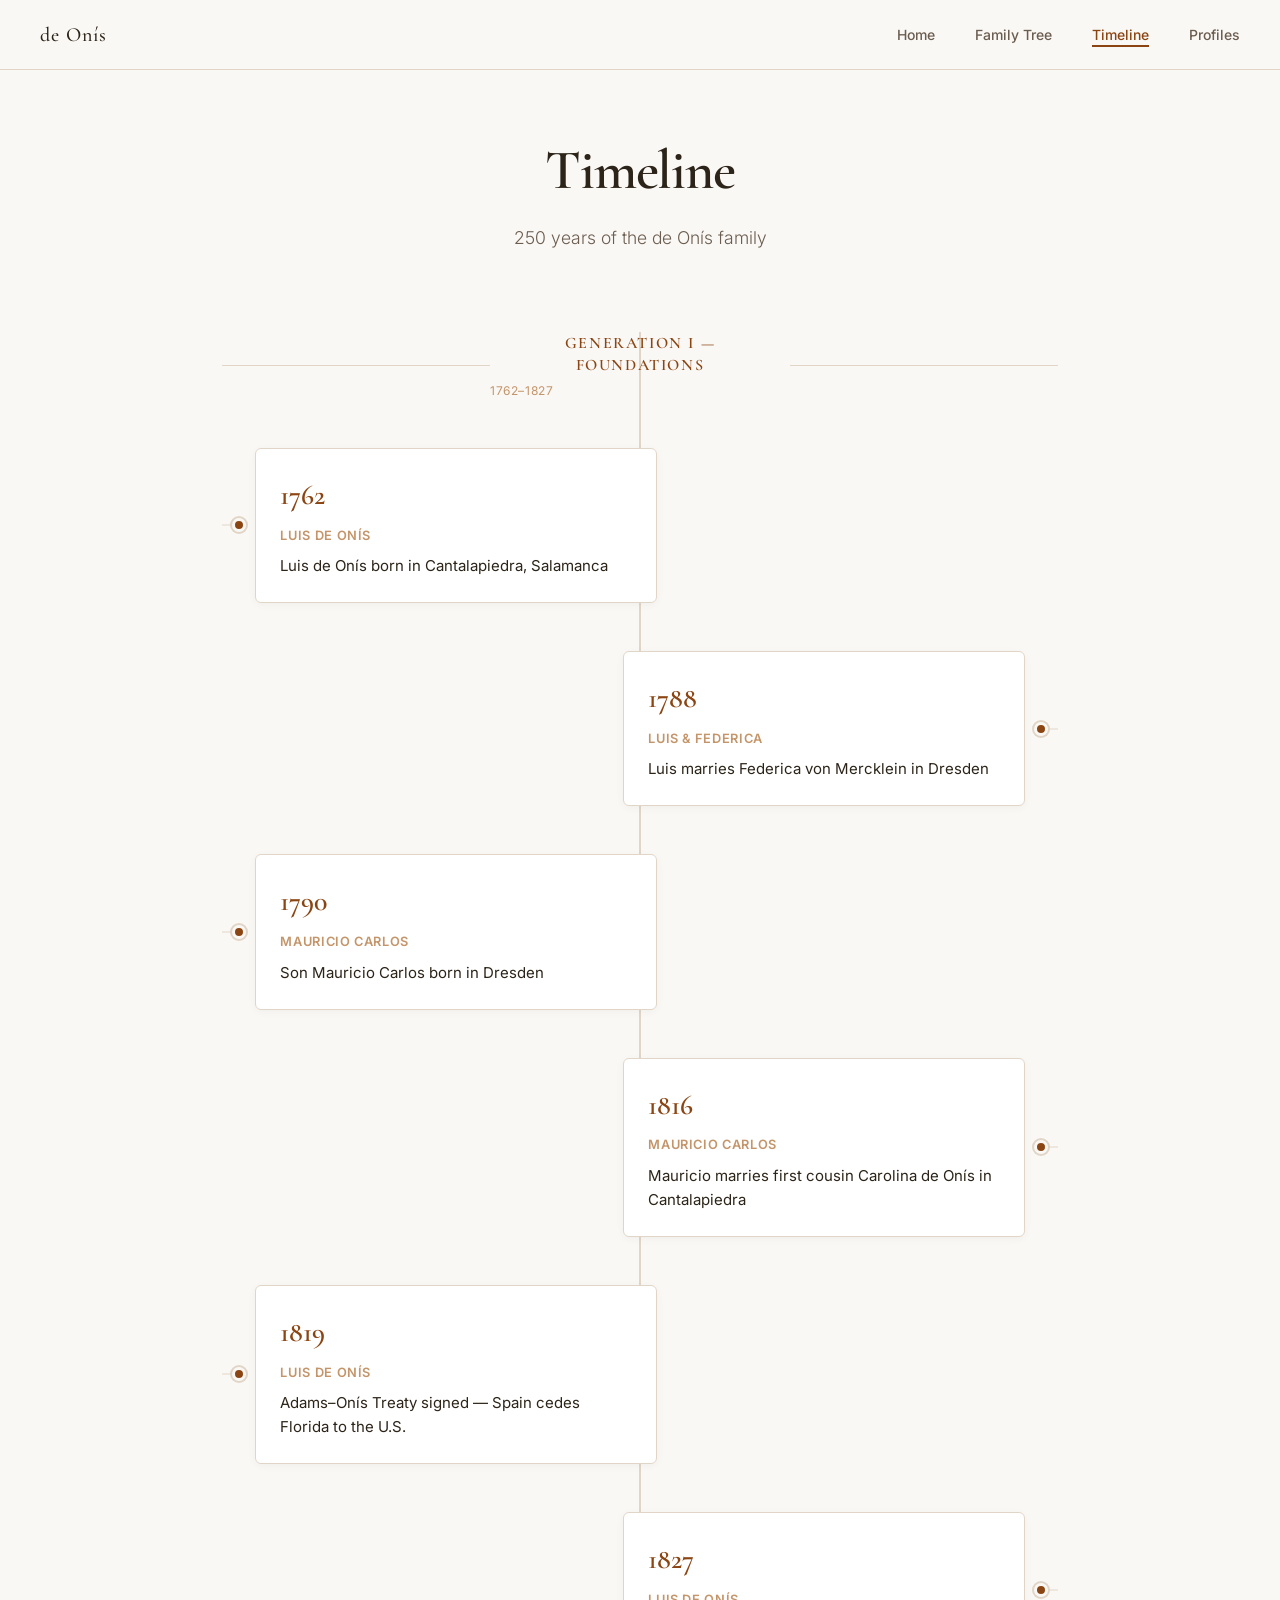
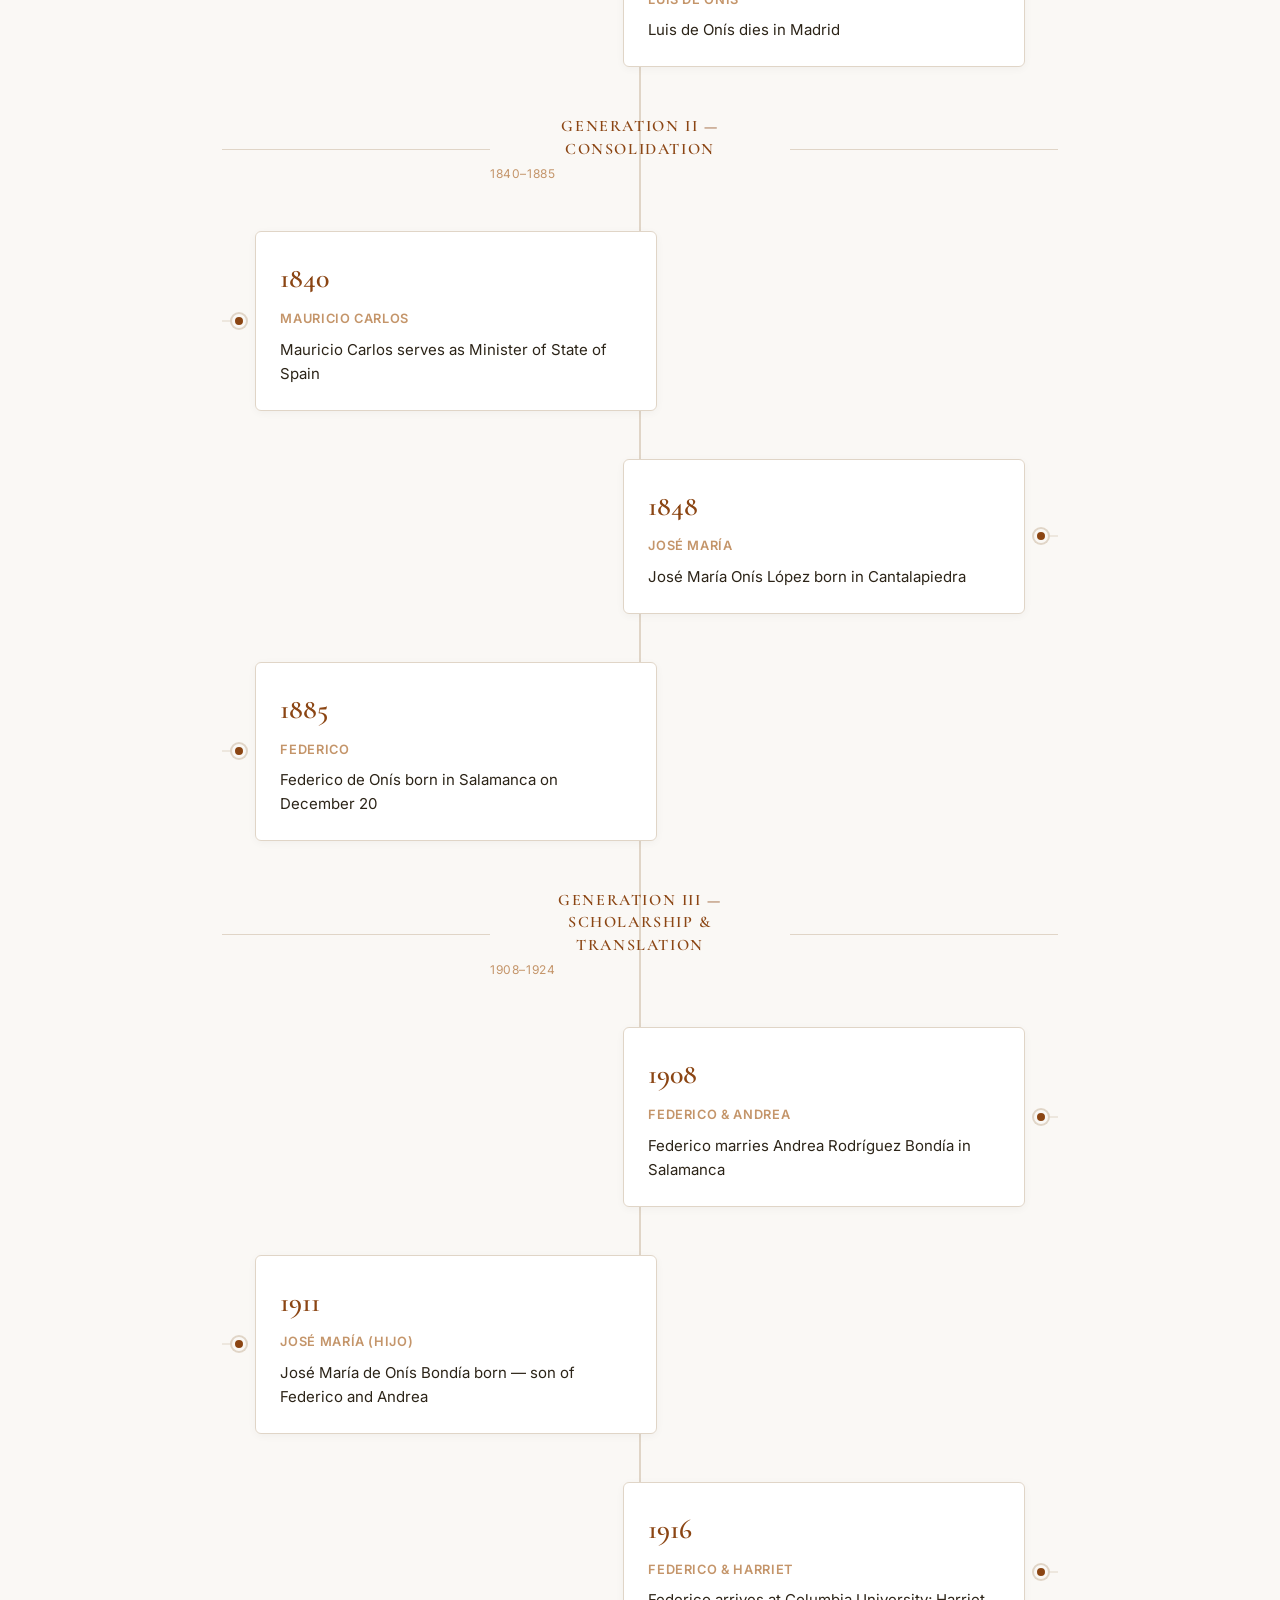
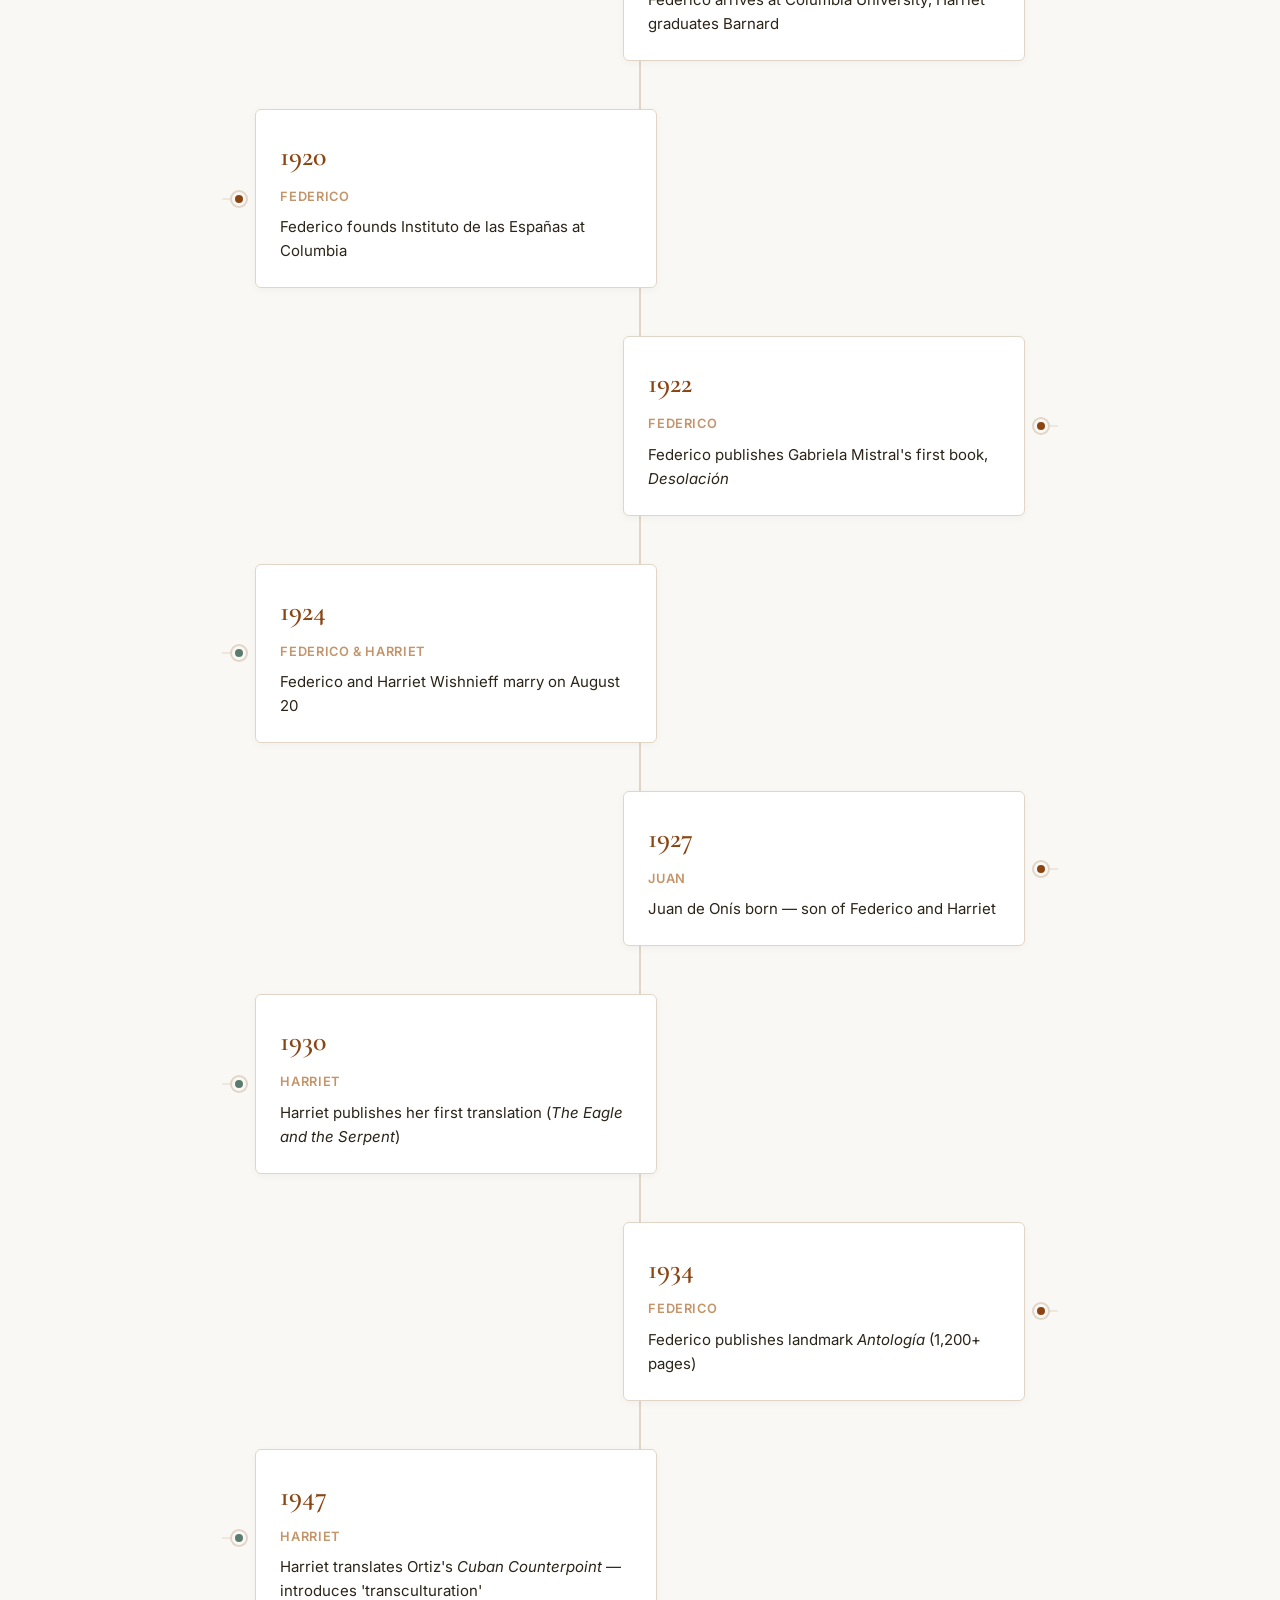
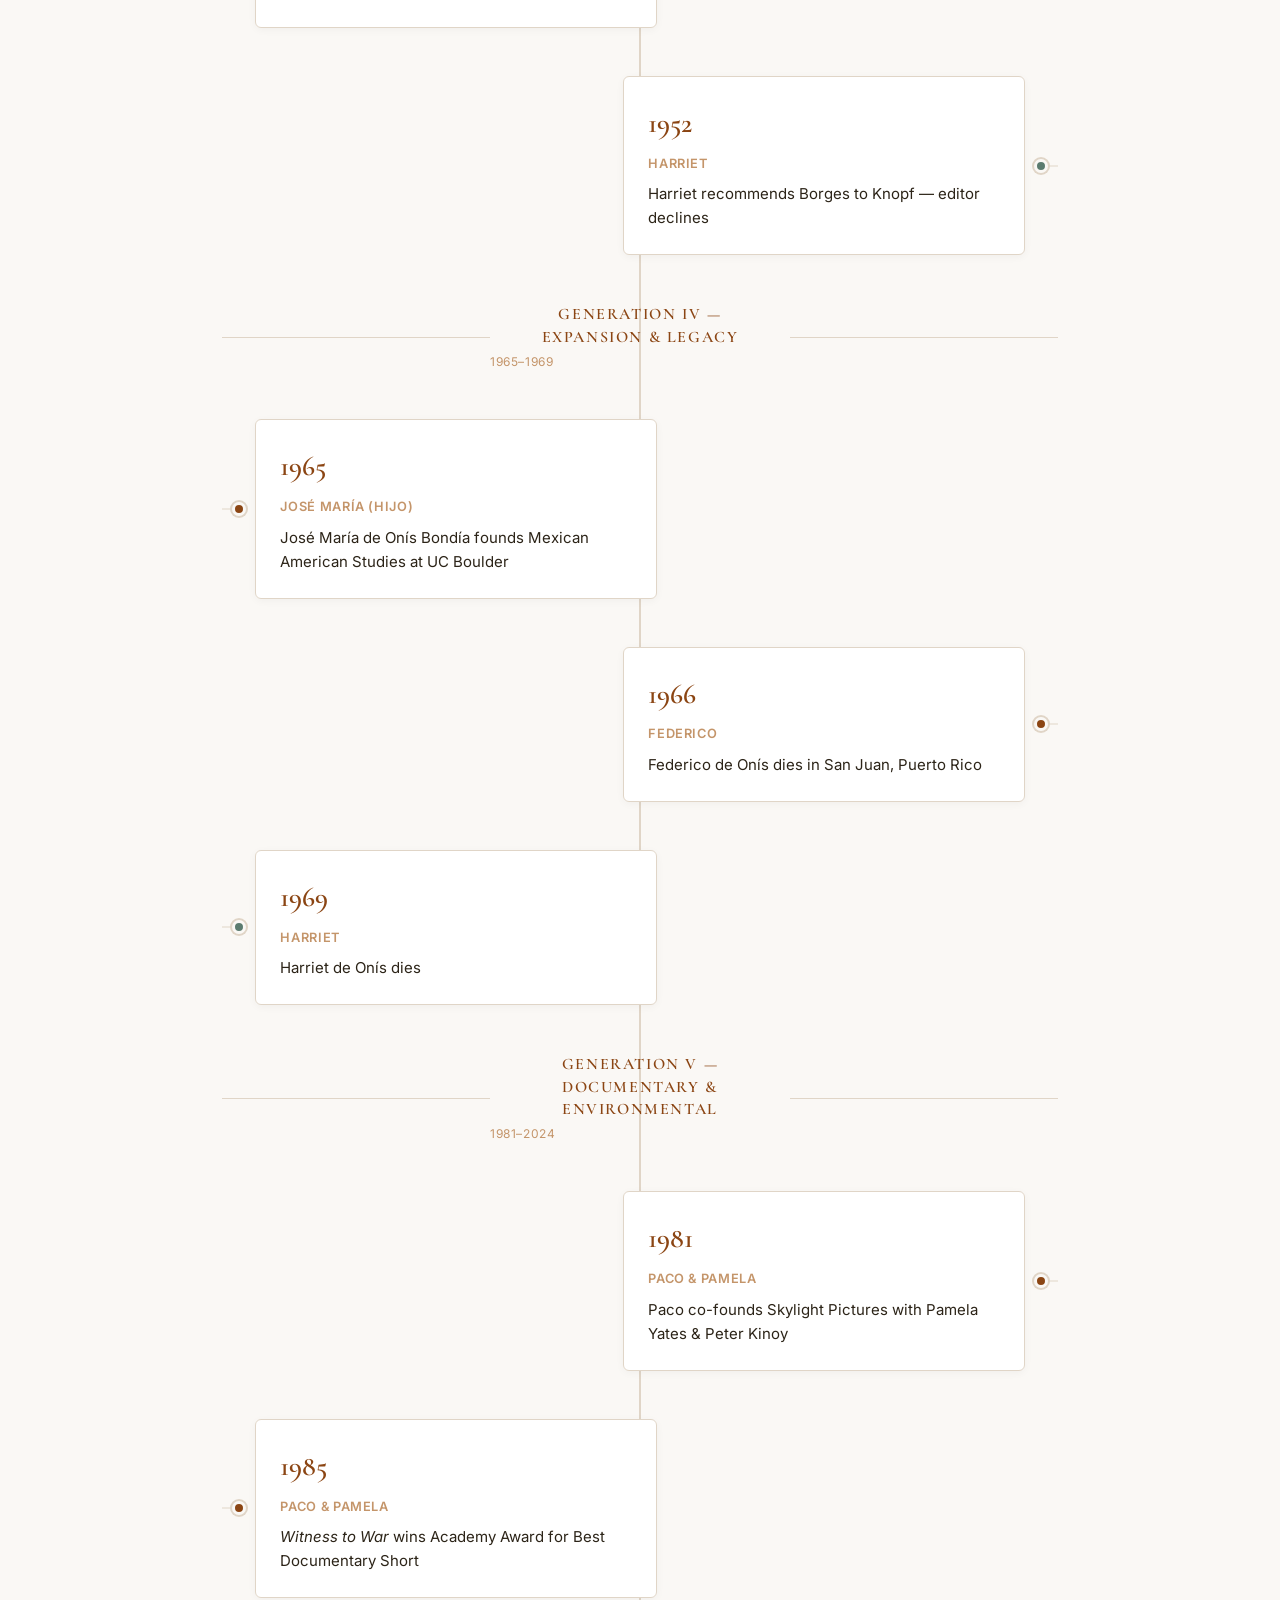
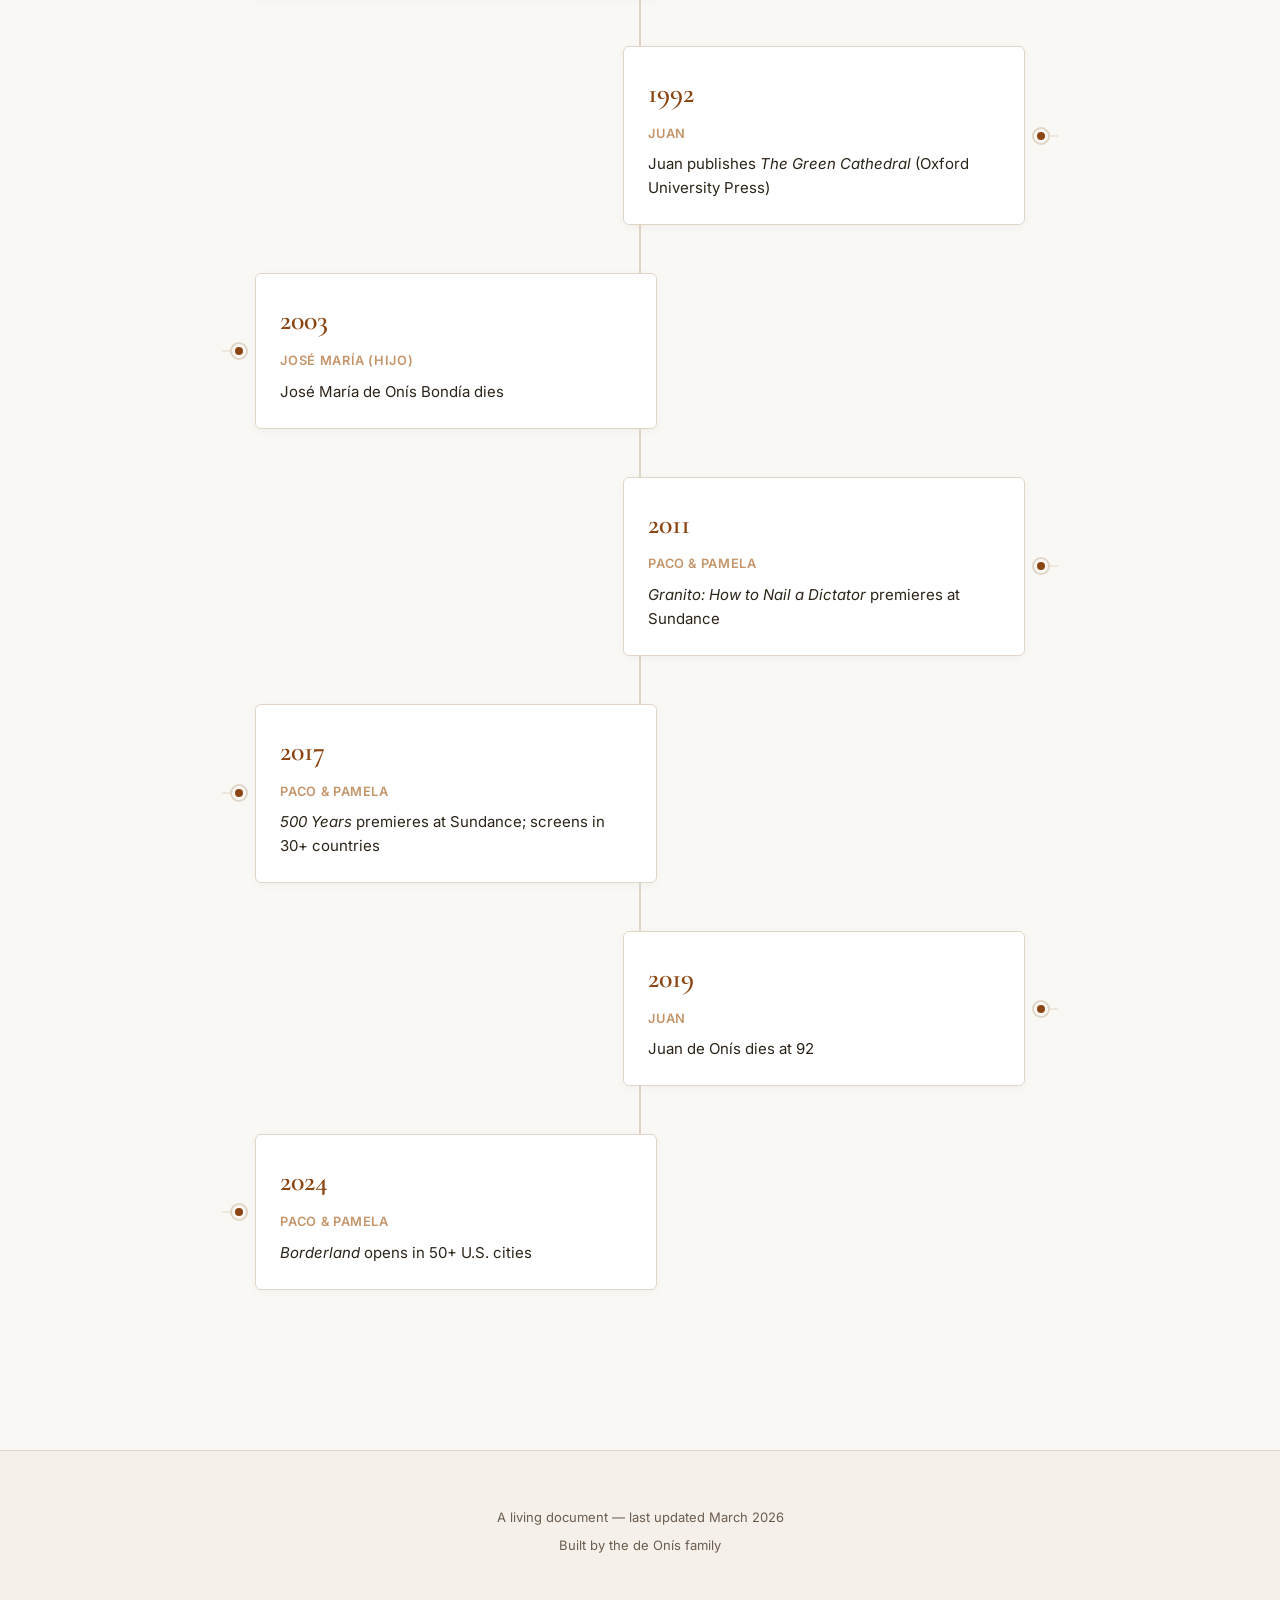
<file: timeline.html>
<!DOCTYPE html>
<html lang="en">
<head>
    <meta charset="UTF-8">
    <meta name="viewport" content="width=device-width, initial-scale=1.0">
    <title>Timeline — de Onís</title>
    <link rel="preconnect" href="https://fonts.googleapis.com">
    <link rel="preconnect" href="https://fonts.gstatic.com" crossorigin>
    <link href="https://fonts.googleapis.com/css2?family=Cormorant+Garamond:wght@400;500;600;700&family=Inter:wght@300;400;500;600&display=swap" rel="stylesheet">
    <link rel="stylesheet" href="styles.css">
    <style>
        /* === TIMELINE-SPECIFIC STYLES === */

        /* Header */
        .timeline-header {
            margin-top: var(--nav-height);
            padding: 3.5rem 2rem 2rem;
            text-align: center;
        }

        .timeline-header h1 {
            font-family: var(--font-serif);
            font-size: 3.5rem;
            font-weight: 600;
            color: var(--color-text);
            margin-bottom: 0.5rem;
            letter-spacing: -0.02em;
        }

        .timeline-header p {
            font-size: 1.1rem;
            font-weight: 300;
            color: var(--color-text-muted);
            max-width: 37.5rem;
            margin: 0 auto;
        }

        @media (max-width: 768px) {
            .timeline-header { padding: 3rem 1rem 2rem; }
            .timeline-header h1 { font-size: 2.5rem; }
            .timeline-header p { font-size: 1rem; }
        }

        /* Timeline container */
        .timeline-wrapper {
            max-width: var(--content-max);
            margin: 3rem auto;
            padding: 0 2rem 4rem;
        }

        .timeline {
            position: relative;
            padding: 0;
        }

        /* Center line — desktop */
        @media (min-width: 769px) {
            .timeline::before {
                content: '';
                position: absolute;
                left: 50%;
                top: 0;
                bottom: 0;
                width: 2px;
                background: var(--color-border);
                transform: translateX(-1px);
            }
        }

        /* Left line — mobile */
        @media (max-width: 768px) {
            .timeline { padding-left: 2rem; }
            .timeline::before {
                content: '';
                position: absolute;
                left: 0;
                top: 0;
                bottom: 0;
                width: 2px;
                background: var(--color-border);
            }
        }

        /* Generation divider */
        .generation-divider {
            display: flex;
            align-items: center;
            justify-content: center;
            margin: 3rem 0;
            opacity: 0;
            animation: fadeIn 0.8s ease-out forwards;
        }

        .generation-divider::before,
        .generation-divider::after {
            content: '';
            flex: 1;
            height: 1px;
            background: var(--color-border);
        }

        .generation-label {
            font-family: var(--font-serif);
            font-size: 1rem;
            font-weight: 600;
            color: var(--color-accent);
            text-transform: uppercase;
            letter-spacing: 0.1em;
            padding: 0 1.5rem;
            text-align: center;
            line-height: 1.4;
            max-width: 18.75rem;
        }

        .generation-epoch {
            font-family: var(--font-sans);
            font-size: 0.75rem;
            color: var(--color-accent-light);
            text-transform: uppercase;
            letter-spacing: 0.05em;
            margin-top: 0.25rem;
        }

        /* Events */
        .event {
            margin-bottom: 3rem;
            opacity: 0;
            animation: fadeIn 0.8s ease-out forwards;
        }

        .event.in-view {
            animation: fadeIn 0.8s ease-out forwards;
        }

        @keyframes fadeIn {
            from { opacity: 0; transform: translateY(1.25rem); }
            to   { opacity: 1; transform: translateY(0); }
        }

        /* Desktop: alternating layout */
        @media (min-width: 769px) {
            .event {
                display: flex;
                align-items: center;
                width: 100%;
            }

            .event.left { flex-direction: row-reverse; }

            .event-content {
                width: 48%;
                padding: 1.5rem;
                background-color: #fff;
                border: 1px solid var(--color-border);
                border-radius: 0.375rem;
                box-shadow: 0 2px 8px rgba(0, 0, 0, 0.04);
                transition: box-shadow 0.3s ease;
            }

            .event:hover .event-content {
                box-shadow: 0 4px 12px rgba(0, 0, 0, 0.08);
            }

            .event-dot-wrapper {
                width: 4%;
                display: flex;
                justify-content: center;
                align-items: center;
                position: relative;
            }

            .event-dot {
                width: 0.875rem;
                height: 0.875rem;
                border-radius: 50%;
                background-color: var(--color-accent);
                border: 3px solid var(--color-bg);
                box-shadow: 0 0 0 2px var(--color-border);
                position: relative;
                z-index: 10;
            }

            .event.spouse .event-dot {
                background-color: var(--color-spouse);
            }

            .event-connector {
                position: absolute;
                height: 1px;
                background-color: var(--color-border);
                top: 50%;
                transform: translateY(-50%);
            }

            .event.left .event-connector  { right: 0; width: 48%; }
            .event.right .event-connector { left: 0; width: 48%; }
        }

        /* Mobile: all right side */
        @media (max-width: 768px) {
            .event {
                margin-left: 0;
                padding-left: 2rem;
                position: relative;
            }

            .event-dot-wrapper {
                position: absolute;
                left: -0.625rem;
                top: 0;
            }

            .event-dot {
                width: 0.75rem;
                height: 0.75rem;
                border-radius: 50%;
                background-color: var(--color-accent);
                border: 2px solid var(--color-bg);
                box-shadow: 0 0 0 2px var(--color-border);
            }

            .event.spouse .event-dot {
                background-color: var(--color-spouse);
            }

            .event-connector {
                position: absolute;
                width: 1px;
                background-color: var(--color-border);
                left: -0.5625rem;
                top: 0.75rem;
                bottom: 0;
            }

            .event-content {
                padding: 1.25rem;
                background-color: #fff;
                border: 1px solid var(--color-border);
                border-radius: 0.375rem;
                box-shadow: 0 2px 8px rgba(0, 0, 0, 0.04);
                transition: box-shadow 0.3s ease;
            }

            .event:hover .event-content {
                box-shadow: 0 4px 12px rgba(0, 0, 0, 0.08);
            }
        }

        .event-year {
            font-family: var(--font-serif);
            font-size: 1.75rem;
            font-weight: 600;
            color: var(--color-accent);
            margin-bottom: 0.5rem;
        }

        .event-person {
            font-size: 0.8rem;
            font-weight: 600;
            color: var(--color-accent-light);
            text-transform: uppercase;
            letter-spacing: 0.05em;
            margin-bottom: 0.5rem;
        }

        .event-text {
            font-size: 0.9375rem;
            color: var(--color-text);
            line-height: 1.6;
        }
    </style>
</head>
<body>
    <!-- Skip link -->
    <a href="#main-content" class="skip-link">Skip to content</a>

    <!-- Navigation -->
    <nav class="site-nav" aria-label="Main navigation">
        <div class="nav-inner">
            <a href="index.html" class="nav-brand">de Onís</a>
            <ul class="nav-links">
                <li><a href="index.html">Home</a></li>
                <li><a href="tree.html">Family Tree</a></li>
                <li><a href="timeline.html" aria-current="page">Timeline</a></li>
                <li><a href="profiles.html">Profiles</a></li>
            </ul>
            <button class="nav-hamburger" id="hamburger" aria-label="Toggle menu" aria-expanded="false">
                <span></span><span></span><span></span>
            </button>
            <div class="nav-mobile" id="navMobile" role="navigation" aria-label="Mobile navigation">
                <a href="index.html">Home</a>
                <a href="tree.html">Family Tree</a>
                <a href="timeline.html" aria-current="page">Timeline</a>
                <a href="profiles.html">Profiles</a>
            </div>
        </div>
    </nav>

    <main id="main-content">
        <!-- Header -->
        <header class="timeline-header">
            <h1>Timeline</h1>
            <p>250 years of the de Onís family</p>
        </header>

        <!-- Timeline -->
        <div class="timeline-wrapper">
            <div class="timeline" id="timeline">

                <!-- GEN I: FOUNDATIONS -->
                <div class="generation-divider">
                    <div>
                        <div class="generation-label">Generation I — Foundations</div>
                        <div class="generation-epoch">1762–1827</div>
                    </div>
                </div>

                <div class="event right">
                    <div class="event-dot-wrapper"><div class="event-connector"></div><div class="event-dot"></div></div>
                    <div class="event-content">
                        <div class="event-year">1762</div>
                        <div class="event-person">Luis de Onís</div>
                        <div class="event-text">Luis de Onís born in Cantalapiedra, Salamanca</div>
                    </div>
                </div>

                <div class="event left">
                    <div class="event-dot-wrapper"><div class="event-connector"></div><div class="event-dot"></div></div>
                    <div class="event-content">
                        <div class="event-year">1788</div>
                        <div class="event-person">Luis & Federica</div>
                        <div class="event-text">Luis marries Federica von Mercklein in Dresden</div>
                    </div>
                </div>

                <div class="event right">
                    <div class="event-dot-wrapper"><div class="event-connector"></div><div class="event-dot"></div></div>
                    <div class="event-content">
                        <div class="event-year">1790</div>
                        <div class="event-person">Mauricio Carlos</div>
                        <div class="event-text">Son Mauricio Carlos born in Dresden</div>
                    </div>
                </div>

                <div class="event left">
                    <div class="event-dot-wrapper"><div class="event-connector"></div><div class="event-dot"></div></div>
                    <div class="event-content">
                        <div class="event-year">1816</div>
                        <div class="event-person">Mauricio Carlos</div>
                        <div class="event-text">Mauricio marries first cousin Carolina de Onís in Cantalapiedra</div>
                    </div>
                </div>

                <div class="event right">
                    <div class="event-dot-wrapper"><div class="event-connector"></div><div class="event-dot"></div></div>
                    <div class="event-content">
                        <div class="event-year">1819</div>
                        <div class="event-person">Luis de Onís</div>
                        <div class="event-text">Adams–Onís Treaty signed — Spain cedes Florida to the U.S.</div>
                    </div>
                </div>

                <div class="event left">
                    <div class="event-dot-wrapper"><div class="event-connector"></div><div class="event-dot"></div></div>
                    <div class="event-content">
                        <div class="event-year">1827</div>
                        <div class="event-person">Luis de Onís</div>
                        <div class="event-text">Luis de Onís dies in Madrid</div>
                    </div>
                </div>

                <!-- GEN II: CONSOLIDATION -->
                <div class="generation-divider">
                    <div>
                        <div class="generation-label">Generation II — Consolidation</div>
                        <div class="generation-epoch">1840–1885</div>
                    </div>
                </div>

                <div class="event right">
                    <div class="event-dot-wrapper"><div class="event-connector"></div><div class="event-dot"></div></div>
                    <div class="event-content">
                        <div class="event-year">1840</div>
                        <div class="event-person">Mauricio Carlos</div>
                        <div class="event-text">Mauricio Carlos serves as Minister of State of Spain</div>
                    </div>
                </div>

                <div class="event left">
                    <div class="event-dot-wrapper"><div class="event-connector"></div><div class="event-dot"></div></div>
                    <div class="event-content">
                        <div class="event-year">1848</div>
                        <div class="event-person">José María</div>
                        <div class="event-text">José María Onís López born in Cantalapiedra</div>
                    </div>
                </div>

                <div class="event right">
                    <div class="event-dot-wrapper"><div class="event-connector"></div><div class="event-dot"></div></div>
                    <div class="event-content">
                        <div class="event-year">1885</div>
                        <div class="event-person">Federico</div>
                        <div class="event-text">Federico de Onís born in Salamanca on December 20</div>
                    </div>
                </div>

                <!-- GEN III: SCHOLARSHIP & TRANSLATION -->
                <div class="generation-divider">
                    <div>
                        <div class="generation-label">Generation III — Scholarship & Translation</div>
                        <div class="generation-epoch">1908–1924</div>
                    </div>
                </div>

                <div class="event left">
                    <div class="event-dot-wrapper"><div class="event-connector"></div><div class="event-dot"></div></div>
                    <div class="event-content">
                        <div class="event-year">1908</div>
                        <div class="event-person">Federico & Andrea</div>
                        <div class="event-text">Federico marries Andrea Rodríguez Bondía in Salamanca</div>
                    </div>
                </div>

                <div class="event right">
                    <div class="event-dot-wrapper"><div class="event-connector"></div><div class="event-dot"></div></div>
                    <div class="event-content">
                        <div class="event-year">1911</div>
                        <div class="event-person">José María (hijo)</div>
                        <div class="event-text">José María de Onís Bondía born — son of Federico and Andrea</div>
                    </div>
                </div>

                <div class="event left">
                    <div class="event-dot-wrapper"><div class="event-connector"></div><div class="event-dot"></div></div>
                    <div class="event-content">
                        <div class="event-year">1916</div>
                        <div class="event-person">Federico & Harriet</div>
                        <div class="event-text">Federico arrives at Columbia University; Harriet graduates Barnard</div>
                    </div>
                </div>

                <div class="event right">
                    <div class="event-dot-wrapper"><div class="event-connector"></div><div class="event-dot"></div></div>
                    <div class="event-content">
                        <div class="event-year">1920</div>
                        <div class="event-person">Federico</div>
                        <div class="event-text">Federico founds Instituto de las Españas at Columbia</div>
                    </div>
                </div>

                <div class="event left">
                    <div class="event-dot-wrapper"><div class="event-connector"></div><div class="event-dot"></div></div>
                    <div class="event-content">
                        <div class="event-year">1922</div>
                        <div class="event-person">Federico</div>
                        <div class="event-text">Federico publishes Gabriela Mistral's first book, <em>Desolación</em></div>
                    </div>
                </div>

                <div class="event right spouse">
                    <div class="event-dot-wrapper"><div class="event-connector"></div><div class="event-dot"></div></div>
                    <div class="event-content">
                        <div class="event-year">1924</div>
                        <div class="event-person">Federico & Harriet</div>
                        <div class="event-text">Federico and Harriet Wishnieff marry on August 20</div>
                    </div>
                </div>

                <div class="event left">
                    <div class="event-dot-wrapper"><div class="event-connector"></div><div class="event-dot"></div></div>
                    <div class="event-content">
                        <div class="event-year">1927</div>
                        <div class="event-person">Juan</div>
                        <div class="event-text">Juan de Onís born — son of Federico and Harriet</div>
                    </div>
                </div>

                <div class="event right spouse">
                    <div class="event-dot-wrapper"><div class="event-connector"></div><div class="event-dot"></div></div>
                    <div class="event-content">
                        <div class="event-year">1930</div>
                        <div class="event-person">Harriet</div>
                        <div class="event-text">Harriet publishes her first translation (<em>The Eagle and the Serpent</em>)</div>
                    </div>
                </div>

                <div class="event left">
                    <div class="event-dot-wrapper"><div class="event-connector"></div><div class="event-dot"></div></div>
                    <div class="event-content">
                        <div class="event-year">1934</div>
                        <div class="event-person">Federico</div>
                        <div class="event-text">Federico publishes landmark <em>Antología</em> (1,200+ pages)</div>
                    </div>
                </div>

                <div class="event right spouse">
                    <div class="event-dot-wrapper"><div class="event-connector"></div><div class="event-dot"></div></div>
                    <div class="event-content">
                        <div class="event-year">1947</div>
                        <div class="event-person">Harriet</div>
                        <div class="event-text">Harriet translates Ortiz's <em>Cuban Counterpoint</em> — introduces 'transculturation'</div>
                    </div>
                </div>

                <div class="event left spouse">
                    <div class="event-dot-wrapper"><div class="event-connector"></div><div class="event-dot"></div></div>
                    <div class="event-content">
                        <div class="event-year">1952</div>
                        <div class="event-person">Harriet</div>
                        <div class="event-text">Harriet recommends Borges to Knopf — editor declines</div>
                    </div>
                </div>

                <!-- GEN IV: EXPANSION & LEGACY -->
                <div class="generation-divider">
                    <div>
                        <div class="generation-label">Generation IV — Expansion & Legacy</div>
                        <div class="generation-epoch">1965–1969</div>
                    </div>
                </div>

                <div class="event right">
                    <div class="event-dot-wrapper"><div class="event-connector"></div><div class="event-dot"></div></div>
                    <div class="event-content">
                        <div class="event-year">1965</div>
                        <div class="event-person">José María (hijo)</div>
                        <div class="event-text">José María de Onís Bondía founds Mexican American Studies at UC Boulder</div>
                    </div>
                </div>

                <div class="event left">
                    <div class="event-dot-wrapper"><div class="event-connector"></div><div class="event-dot"></div></div>
                    <div class="event-content">
                        <div class="event-year">1966</div>
                        <div class="event-person">Federico</div>
                        <div class="event-text">Federico de Onís dies in San Juan, Puerto Rico</div>
                    </div>
                </div>

                <div class="event right spouse">
                    <div class="event-dot-wrapper"><div class="event-connector"></div><div class="event-dot"></div></div>
                    <div class="event-content">
                        <div class="event-year">1969</div>
                        <div class="event-person">Harriet</div>
                        <div class="event-text">Harriet de Onís dies</div>
                    </div>
                </div>

                <!-- GEN V: DOCUMENTARY & ENVIRONMENTAL -->
                <div class="generation-divider">
                    <div>
                        <div class="generation-label">Generation V — Documentary & Environmental</div>
                        <div class="generation-epoch">1981–2024</div>
                    </div>
                </div>

                <div class="event left">
                    <div class="event-dot-wrapper"><div class="event-connector"></div><div class="event-dot"></div></div>
                    <div class="event-content">
                        <div class="event-year">1981</div>
                        <div class="event-person">Paco & Pamela</div>
                        <div class="event-text">Paco co-founds Skylight Pictures with Pamela Yates & Peter Kinoy</div>
                    </div>
                </div>

                <div class="event right">
                    <div class="event-dot-wrapper"><div class="event-connector"></div><div class="event-dot"></div></div>
                    <div class="event-content">
                        <div class="event-year">1985</div>
                        <div class="event-person">Paco & Pamela</div>
                        <div class="event-text"><em>Witness to War</em> wins Academy Award for Best Documentary Short</div>
                    </div>
                </div>

                <div class="event left">
                    <div class="event-dot-wrapper"><div class="event-connector"></div><div class="event-dot"></div></div>
                    <div class="event-content">
                        <div class="event-year">1992</div>
                        <div class="event-person">Juan</div>
                        <div class="event-text">Juan publishes <em>The Green Cathedral</em> (Oxford University Press)</div>
                    </div>
                </div>

                <div class="event right">
                    <div class="event-dot-wrapper"><div class="event-connector"></div><div class="event-dot"></div></div>
                    <div class="event-content">
                        <div class="event-year">2003</div>
                        <div class="event-person">José María (hijo)</div>
                        <div class="event-text">José María de Onís Bondía dies</div>
                    </div>
                </div>

                <div class="event left">
                    <div class="event-dot-wrapper"><div class="event-connector"></div><div class="event-dot"></div></div>
                    <div class="event-content">
                        <div class="event-year">2011</div>
                        <div class="event-person">Paco & Pamela</div>
                        <div class="event-text"><em>Granito: How to Nail a Dictator</em> premieres at Sundance</div>
                    </div>
                </div>

                <div class="event right">
                    <div class="event-dot-wrapper"><div class="event-connector"></div><div class="event-dot"></div></div>
                    <div class="event-content">
                        <div class="event-year">2017</div>
                        <div class="event-person">Paco & Pamela</div>
                        <div class="event-text"><em>500 Years</em> premieres at Sundance; screens in 30+ countries</div>
                    </div>
                </div>

                <div class="event left">
                    <div class="event-dot-wrapper"><div class="event-connector"></div><div class="event-dot"></div></div>
                    <div class="event-content">
                        <div class="event-year">2019</div>
                        <div class="event-person">Juan</div>
                        <div class="event-text">Juan de Onís dies at 92</div>
                    </div>
                </div>

                <div class="event right">
                    <div class="event-dot-wrapper"><div class="event-connector"></div><div class="event-dot"></div></div>
                    <div class="event-content">
                        <div class="event-year">2024</div>
                        <div class="event-person">Paco & Pamela</div>
                        <div class="event-text"><em>Borderland</em> opens in 50+ U.S. cities</div>
                    </div>
                </div>

            </div>
        </div>
    </main>

    <!-- Footer -->
    <footer class="site-footer">
        <p>A living document — last updated March 2026</p>
        <p>Built by the de Onís family</p>
    </footer>

    <script>
        // Mobile nav
        const hamburger = document.getElementById('hamburger');
        const navMobile = document.getElementById('navMobile');
        hamburger.addEventListener('click', function() {
            const isOpen = navMobile.classList.toggle('is-open');
            hamburger.setAttribute('aria-expanded', isOpen);
        });
        navMobile.querySelectorAll('a').forEach(link => {
            link.addEventListener('click', () => {
                navMobile.classList.remove('is-open');
                hamburger.setAttribute('aria-expanded', 'false');
            });
        });

        // Intersection Observer for fade-in
        const observer = new IntersectionObserver((entries) => {
            entries.forEach(entry => {
                if (entry.isIntersecting) {
                    entry.target.classList.add('in-view');
                    observer.unobserve(entry.target);
                }
            });
        }, { threshold: 0.1, rootMargin: '0px 0px -50px 0px' });

        document.querySelectorAll('.event, .generation-divider').forEach(el => observer.observe(el));
    </script>
</body>
</html>
</file>
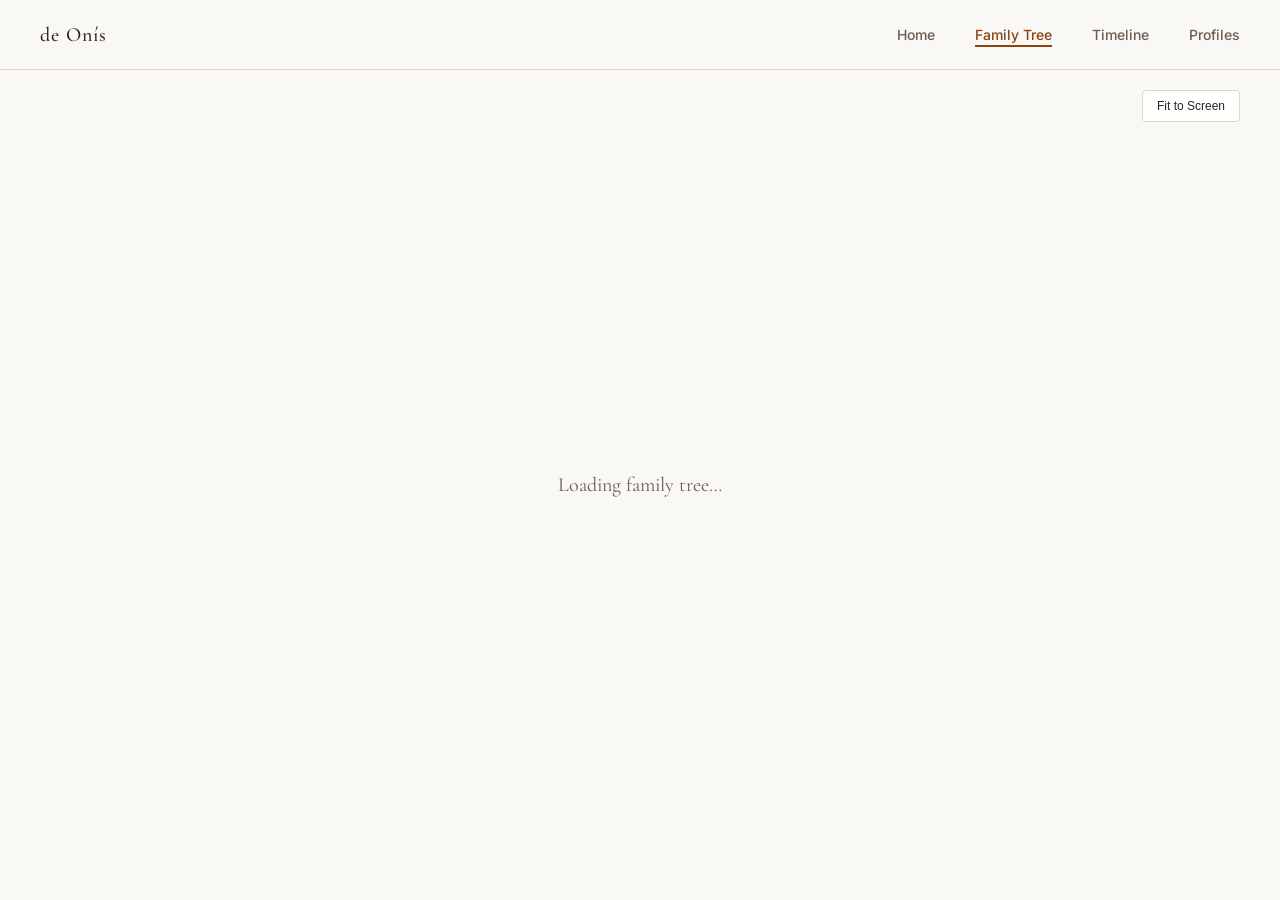
<file: tree.html>
<!DOCTYPE html>
<html lang="en">
<head>
    <meta charset="UTF-8">
    <meta name="viewport" content="width=device-width, initial-scale=1.0">
    <title>Family Tree — de Onís</title>
    <link rel="preconnect" href="https://fonts.googleapis.com">
    <link rel="preconnect" href="https://fonts.gstatic.com" crossorigin>
    <link href="https://fonts.googleapis.com/css2?family=Cormorant+Garamond:wght@400;600;700&family=Inter:wght@400;500;600&display=swap" rel="stylesheet">
    <link rel="stylesheet" href="styles.css">
    <script src="https://d3js.org/d3.v7.min.js"></script>
    <style>
        /* === TREE-SPECIFIC STYLES === */
        body { overflow: hidden; }

        /* Main container fills below nav */
        .tree-container {
            position: fixed;
            top: var(--nav-height);
            left: 0;
            right: 0;
            bottom: 0;
            display: flex;
            flex-direction: column;
        }

        /* SVG canvas */
        .tree-container svg {
            flex: 1;
            background-color: var(--color-bg);
        }

        /* Loading state */
        .tree-loading {
            position: absolute;
            inset: 0;
            display: flex;
            flex-direction: column;
            align-items: center;
            justify-content: center;
            background: var(--color-bg);
            z-index: 50;
            transition: opacity 0.4s ease;
        }

        .tree-loading.is-hidden {
            opacity: 0;
            pointer-events: none;
        }

        .tree-loading p {
            font-family: var(--font-serif);
            font-size: 1.25rem;
            color: var(--color-text-muted);
        }

        /* Generation labels in SVG */
        .gen-label {
            font-family: var(--font-serif);
            font-size: 1.125rem;
            font-weight: 600;
            fill: var(--color-text-muted);
            text-anchor: middle;
        }

        .gen-epoch {
            font-family: var(--font-sans);
            font-size: 0.6875rem;
            font-weight: 500;
            fill: var(--color-sidebar);
            text-anchor: middle;
        }

        /* Card nodes */
        .node-card {
            cursor: pointer;
            filter: drop-shadow(0 2px 4px rgba(0, 0, 0, 0.08));
            transition: filter 0.2s ease;
        }

        .node-card:hover {
            filter: drop-shadow(0 4px 12px rgba(0, 0, 0, 0.15));
        }

        .node-card rect { transition: all 0.2s ease; }
        .node-card:hover rect { filter: brightness(0.97); }

        .node-direct rect  { fill: #fff; stroke: var(--color-accent); stroke-width: 3; rx: 4; }
        .node-spouse rect  { fill: #fff; stroke: var(--color-spouse); stroke-width: 2; rx: 4; }
        .node-sidebar rect { fill: var(--color-bg-warm); stroke: var(--color-sidebar); stroke-width: 2; rx: 4; }
        .node-unknown rect { fill: #fff; stroke: var(--color-sidebar); stroke-width: 2; stroke-dasharray: 4,3; rx: 4; }

        .node-name  { font-family: var(--font-serif); font-size: 0.8125rem; font-weight: 600; fill: var(--color-text); text-anchor: middle; pointer-events: none; }
        .node-dates { font-family: var(--font-sans); font-size: 0.625rem; fill: var(--color-text-muted); text-anchor: middle; pointer-events: none; }
        .node-role  { font-family: var(--font-sans); font-size: 0.5625rem; fill: var(--color-sidebar); text-anchor: middle; pointer-events: none; }

        .parent-child-link { fill: none; stroke: var(--color-accent-light); stroke-width: 2; pointer-events: none; }
        .marriage-link     { fill: none; stroke: var(--color-sidebar); stroke-width: 1.5; stroke-dasharray: 5,3; pointer-events: none; }

        /* Legend */
        .legend {
            position: absolute;
            bottom: 1.25rem;
            left: 2.5rem;
            background: rgba(255, 255, 255, 0.9);
            border: 1px solid var(--color-border);
            border-radius: 0.25rem;
            padding: 0.75rem 1rem;
            font-size: 0.75rem;
            display: flex;
            gap: 1.5rem;
            backdrop-filter: blur(4px);
            -webkit-backdrop-filter: blur(4px);
        }

        .legend-item { display: flex; align-items: center; gap: 0.5rem; }

        .legend-box {
            width: 1.25rem;
            height: 0.75rem;
            border-radius: 2px;
        }

        .legend-direct  { border: 2px solid var(--color-accent); background: #fff; }
        .legend-spouse   { border: 2px solid var(--color-spouse); background: #fff; }
        .legend-sidebar  { border: 2px solid var(--color-sidebar); background: var(--color-bg-warm); }
        .legend-unknown  { border: 2px dashed var(--color-sidebar); background: #fff; }
        .legend-text     { color: var(--color-text-muted); font-weight: 500; }

        /* Controls */
        .controls {
            position: absolute;
            top: 1.25rem;
            right: 2.5rem;
            display: flex;
            gap: 0.625rem;
            z-index: 100;
        }

        .btn {
            background-color: #fff;
            border: 1px solid var(--color-border);
            color: var(--color-text);
            padding: 0.5rem 0.875rem;
            border-radius: 0.25rem;
            font-size: 0.75rem;
            font-weight: 500;
            cursor: pointer;
            transition: all 0.2s ease;
        }

        .btn:hover {
            background-color: var(--color-bg-warm);
            border-color: var(--color-accent-light);
            color: var(--color-accent);
        }

        /* Popup */
        .popup {
            position: absolute;
            background: rgba(255, 255, 255, 0.98);
            border: 1px solid var(--color-border);
            border-radius: 0.375rem;
            padding: 1rem;
            max-width: 18.75rem;
            box-shadow: 0 8px 24px rgba(0, 0, 0, 0.12);
            display: none;
            z-index: 500;
            backdrop-filter: blur(4px);
            -webkit-backdrop-filter: blur(4px);
        }

        .popup.visible { display: block; }

        .popup-title     { font-family: var(--font-serif); font-size: 1rem; font-weight: 600; color: var(--color-text); margin-bottom: 0.5rem; }
        .popup-dates     { font-size: 0.75rem; color: var(--color-text-muted); margin-bottom: 0.625rem; font-weight: 500; }
        .popup-role      { font-size: 0.75rem; color: var(--color-text-muted); margin-bottom: 0.625rem; font-style: italic; }
        .popup-narrative { font-size: 0.75rem; line-height: 1.5; color: var(--color-text); margin-bottom: 0.75rem; }

        .popup-link {
            display: inline-block;
            color: var(--color-accent);
            text-decoration: none;
            font-weight: 600;
            font-size: 0.6875rem;
            padding: 0.375rem 0.625rem;
            border: 1px solid var(--color-accent-light);
            border-radius: 3px;
            transition: all 0.2s ease;
        }

        .popup-link:hover {
            background-color: var(--color-accent);
            color: #fff;
        }

        .popup-close {
            position: absolute;
            top: 0.5rem;
            right: 0.5rem;
            width: 1.5rem;
            height: 1.5rem;
            border: none;
            background: transparent;
            color: var(--color-sidebar);
            font-size: 1.125rem;
            cursor: pointer;
            transition: color 0.2s ease;
        }

        .popup-close:hover { color: var(--color-accent); }

        @media (max-width: 768px) {
            .legend {
                left: 1rem;
                bottom: 1rem;
                gap: 0.75rem;
                font-size: 0.6875rem;
                padding: 0.5rem 0.75rem;
            }

            .controls {
                right: 1rem;
            }
        }
    </style>
</head>
<body>
    <!-- Accessibility: skip link -->
    <a href="#tree-svg" class="skip-link">Skip to family tree</a>

    <!-- Navigation -->
    <nav class="site-nav" aria-label="Main navigation">
        <div class="nav-inner">
            <a href="index.html" class="nav-brand">de Onís</a>
            <ul class="nav-links">
                <li><a href="index.html">Home</a></li>
                <li><a href="tree.html" aria-current="page">Family Tree</a></li>
                <li><a href="timeline.html">Timeline</a></li>
                <li><a href="profiles.html">Profiles</a></li>
            </ul>
            <button class="nav-hamburger" id="hamburger" aria-label="Toggle menu" aria-expanded="false">
                <span></span><span></span><span></span>
            </button>
            <div class="nav-mobile" id="navMobile" role="navigation" aria-label="Mobile navigation">
                <a href="index.html">Home</a>
                <a href="tree.html" aria-current="page">Family Tree</a>
                <a href="timeline.html">Timeline</a>
                <a href="profiles.html">Profiles</a>
            </div>
        </div>
    </nav>

    <!-- Tree Container -->
    <main class="tree-container" id="main-content">
        <!-- Loading fallback -->
        <div class="tree-loading" id="tree-loading" aria-live="polite">
            <p>Loading family tree&hellip;</p>
        </div>

        <svg id="tree-svg" role="img" aria-label="Interactive de Onís family tree spanning eight generations"></svg>

        <!-- Accessible text alternative -->
        <div class="sr-only" id="tree-text-alt">
            <h2>De Onís Family Tree</h2>
            <p>Eight generations from Luis de Onís (1762–1827) to Alejandro de Onís (contemporary). Navigate the interactive tree by clicking on family member nodes, or visit the Profiles page for full biographies.</p>
        </div>

        <!-- Controls -->
        <div class="controls">
            <button class="btn" id="fit-btn">Fit to Screen</button>
        </div>

        <!-- Legend -->
        <div class="legend" aria-label="Tree legend">
            <div class="legend-item">
                <div class="legend-box legend-direct"></div>
                <span class="legend-text">Direct Line</span>
            </div>
            <div class="legend-item">
                <div class="legend-box legend-spouse"></div>
                <span class="legend-text">Spouse</span>
            </div>
            <div class="legend-item">
                <div class="legend-box legend-sidebar"></div>
                <span class="legend-text">Sibling/Other</span>
            </div>
            <div class="legend-item">
                <div class="legend-box legend-unknown"></div>
                <span class="legend-text">Needs Research</span>
            </div>
        </div>

        <!-- Popup -->
        <div class="popup" id="popup" role="dialog" aria-label="Family member details">
            <button class="popup-close" id="popup-close" aria-label="Close">&times;</button>
            <div class="popup-title" id="popup-title"></div>
            <div class="popup-dates" id="popup-dates"></div>
            <div class="popup-role" id="popup-role"></div>
            <div class="popup-narrative" id="popup-narrative"></div>
            <a href="#" class="popup-link" id="popup-link" style="display: none;">View Full Profile</a>
        </div>
    </main>

    <script>
        // Mobile nav
        const hamburger = document.getElementById('hamburger');
        const navMobile = document.getElementById('navMobile');
        hamburger.addEventListener('click', function() {
            const isOpen = navMobile.classList.toggle('is-open');
            hamburger.setAttribute('aria-expanded', isOpen);
        });
        navMobile.querySelectorAll('a').forEach(link => {
            link.addEventListener('click', () => {
                navMobile.classList.remove('is-open');
                hamburger.setAttribute('aria-expanded', 'false');
            });
        });

        // FAMILY DATA
        const people = [
            { id: "luis-de-onis", name: "Luis de Onís y González-Vara", shortName: "Luis de Onís", generation: 1, born: 1762, died: 1827, role: "Diplomat; Adams-Onís Treaty", type: "direct", narrative: "Spanish career diplomat. Negotiated the Adams–Onís Treaty (1819) with John Quincy Adams, ceding Florida to the United States." },
            { id: "federica-von-mercklein", name: "Federica von Mercklein", shortName: "Federica", generation: 1, born: 1767, died: 1817, role: "Wife of Luis; German noblewoman", type: "spouse", narrative: "German noblewoman who married Luis in Dresden in 1788. The family's first cross-cultural union." },
            { id: "narcisa-de-onis", name: "Narcisa de Onís", shortName: "Narcisa", generation: 2, born: 1797, died: 1866, role: "Daughter of Luis", type: "sidebar", narrative: "Daughter of Luis de Onís. Details about her life remain to be fully documented." },
            { id: "clementina-de-onis", name: "Clementina de Onís", shortName: "Clementina", generation: 2, born: 1803, died: 1835, role: "Daughter of Luis", type: "sidebar", narrative: "Daughter of Luis de Onís. She passed away at a young age in 1835." },
            { id: "mauricio-carlos", name: "Mauricio Carlos de Onís", shortName: "Mauricio Carlos", generation: 2, born: 1790, died: 1861, role: "Minister of State; President of Congress", type: "direct", narrative: "Eldest son of Luis, born in Dresden. Served as Spain's Minister of State (1840) and President of the Congress of Deputies." },
            { id: "carolina-de-onis", name: "Carolina de Onís", shortName: "Carolina", generation: 2, born: 1801, died: 1867, role: "Wife of Mauricio Carlos", type: "spouse", narrative: "First cousin of Mauricio Carlos. Their marriage produced the distinctive 'Onís y Onís' double surname." },
            { id: "luis-carlos", name: "Luis Carlos de Onís y Onís", shortName: "Luis Carlos", generation: 3, born: 1822, died: 1889, role: "Father of José María", type: "direct", narrative: "Father of José María. The 'Onís y Onís' double surname bearer. Biographical details remain to be established." },
            { id: "unknown-lopez", name: "[Sra. López]", shortName: "Sra. López", generation: 3, born: null, died: null, role: "Wife of Luis Carlos", type: "unknown", narrative: "Wife of Luis Carlos de Onís y Onís. Her name and background remain to be researched." },
            { id: "jose-maria", name: "José María Onís López", shortName: "José María", generation: 4, born: 1848, died: 1920, role: "Head Librarian, Univ. of Salamanca", type: "direct", narrative: "Head Librarian of the University of Salamanca. Close friend of Miguel de Unamuno. The 'patriarca de la familia Onís.'" },
            { id: "unknown-sanchez", name: "[Sra. Sánchez]", shortName: "Sra. Sánchez", generation: 4, born: null, died: null, role: "Wife of José María", type: "unknown", narrative: "Wife of José María Onís López. Her name and biographical details require further research." },
            { id: "andrea-rodriguez", name: "Andrea Rodríguez Bondía", shortName: "Andrea", generation: 5, born: null, died: null, role: "First wife of Federico", type: "spouse", narrative: "Married Federico in Salamanca (1908). Remained in Spain with sons José María, Federico Jr., and Arturo after Federico left for Columbia." },
            { id: "federico", name: "Federico de Onís Sánchez", shortName: "Federico de Onís", generation: 5, born: 1885, died: 1966, role: "Founded Columbia Hispanic Studies", type: "direct", narrative: "Founded Columbia's Department of Spanish and the Instituto de las Españas. Published Gabriela Mistral's first book." },
            { id: "harriet-wishnieff", name: "Harriet Wishnieff de Onís", shortName: "Harriet de Onís", generation: 5, born: "1896", died: 1969, role: "Translator; Latin American literature", type: "spouse", narrative: "Published ~40 translations of Latin American literature. Recommended Borges to Knopf in 1952." },
            { id: "jose-maria-onis-bondia", name: "José María de Onís Bondía", shortName: "José María (hijo)", generation: 6, born: 1911, died: 2003, role: "UC Boulder; Mexican American Studies", type: "direct", narrative: "Son of Federico and Andrea. Professor at UC Boulder, founded Mexican American Studies (1965)." },
            { id: "federico-jr", name: "Federico de Onís Jr.", shortName: "Federico Jr.", generation: 6, born: null, died: null, role: "Remained in Spain", type: "sidebar", narrative: "Third child of Federico and Andrea. Remained in Spain with his mother." },
            { id: "arturo-de-onis", name: "Arturo de Onís", shortName: "Arturo", generation: 6, born: null, died: null, role: "Remained in Spain", type: "sidebar", narrative: "Youngest son of Federico and Andrea. Remained in Spain. Mentioned in letters from María de Unamuno." },
            { id: "juan-journalist", name: "Juan de Onís", shortName: "Juan de Onís", generation: 6, born: 1927, died: 2019, role: "NYT & LA Times correspondent", type: "direct", narrative: "Foreign correspondent for the NYT and LA Times for 26 years. Covered Latin America." },
            { id: "paco", name: "Paco de Onís", shortName: "Paco de Onís", generation: 7, born: null, died: null, role: "Exec. Dir. Skylight; filmmaker", type: "direct", narrative: "Co-founded Skylight with Pamela Yates. Human rights documentarian." },
            { id: "jody-hagberg", name: "Jody Hagberg", shortName: "Jody Hagberg", generation: 7, born: null, died: null, role: "First wife of Paco", type: "spouse", narrative: "First wife of Paco de Onís. Mother of Alejandro." },
            { id: "pamela-yates", name: "Pamela Yates", shortName: "Pamela Yates", generation: 7, born: null, died: null, role: "Co-Founder Skylight; Second wife", type: "spouse", narrative: "Paco's second wife and creative partner. Guggenheim Fellow. Her film Granito was evidence in the Ríos Montt genocide trial." },
            { id: "alejandro", name: "Alejandro de Onís", shortName: "Alejandro", generation: 8, born: null, died: null, role: "VP Communications, Knight Foundation", type: "direct", narrative: "VP of Communications at the Knight Foundation. Son of Paco de Onís and Jody Hagberg." }
        ];

        const relationships = [
            { type: "marriage", source: "luis-de-onis", target: "federica-von-mercklein" },
            { type: "parent", source: "luis-de-onis", target: "narcisa-de-onis" },
            { type: "parent", source: "luis-de-onis", target: "clementina-de-onis" },
            { type: "parent", source: "luis-de-onis", target: "mauricio-carlos" },
            { type: "marriage", source: "mauricio-carlos", target: "carolina-de-onis" },
            { type: "parent", source: "mauricio-carlos", target: "luis-carlos" },
            { type: "marriage", source: "luis-carlos", target: "unknown-lopez" },
            { type: "parent", source: "luis-carlos", target: "jose-maria" },
            { type: "marriage", source: "jose-maria", target: "unknown-sanchez" },
            { type: "parent", source: "jose-maria", target: "andrea-rodriguez" },
            { type: "parent", source: "jose-maria", target: "federico" },
            { type: "parent", source: "jose-maria", target: "harriet-wishnieff" },
            { type: "marriage", source: "andrea-rodriguez", target: "federico" },
            { type: "marriage", source: "harriet-wishnieff", target: "federico" },
            { type: "parent", source: "andrea-rodriguez", target: "jose-maria-onis-bondia" },
            { type: "parent", source: "andrea-rodriguez", target: "federico-jr" },
            { type: "parent", source: "andrea-rodriguez", target: "arturo-de-onis" },
            { type: "parent", source: "harriet-wishnieff", target: "juan-journalist" },
            { type: "marriage", source: "paco", target: "jody-hagberg" },
            { type: "marriage", source: "paco", target: "pamela-yates" },
            { type: "parent", source: "juan-journalist", target: "paco" },
            { type: "parent", source: "jody-hagberg", target: "alejandro" },
            { type: "parent", source: "paco", target: "alejandro" }
        ];

        // LAYOUT
        const CARD_WIDTH = 160;
        const CARD_HEIGHT = 80;
        const GEN_VERTICAL_SPACING = 200;
        const HORIZONTAL_SPACING = 200;
        const GEN_LABEL_OFFSET = 60;

        function calculatePositions() {
            const positionMap = {};
            positionMap["luis-de-onis"] = { x: 0, y: 0 };
            positionMap["federica-von-mercklein"] = { x: HORIZONTAL_SPACING + 100, y: 0 };
            const gen2X = -HORIZONTAL_SPACING;
            positionMap["narcisa-de-onis"] = { x: gen2X - HORIZONTAL_SPACING, y: GEN_VERTICAL_SPACING };
            positionMap["clementina-de-onis"] = { x: gen2X, y: GEN_VERTICAL_SPACING };
            positionMap["mauricio-carlos"] = { x: HORIZONTAL_SPACING * 0.5, y: GEN_VERTICAL_SPACING };
            positionMap["carolina-de-onis"] = { x: HORIZONTAL_SPACING * 0.5 + HORIZONTAL_SPACING + 100, y: GEN_VERTICAL_SPACING };
            positionMap["luis-carlos"] = { x: HORIZONTAL_SPACING * 0.5, y: GEN_VERTICAL_SPACING * 2 };
            positionMap["unknown-lopez"] = { x: HORIZONTAL_SPACING * 0.5 + HORIZONTAL_SPACING + 100, y: GEN_VERTICAL_SPACING * 2 };
            positionMap["jose-maria"] = { x: HORIZONTAL_SPACING * 0.5, y: GEN_VERTICAL_SPACING * 3 };
            positionMap["unknown-sanchez"] = { x: HORIZONTAL_SPACING * 0.5 + HORIZONTAL_SPACING + 100, y: GEN_VERTICAL_SPACING * 3 };
            const fed5X = HORIZONTAL_SPACING * 0.5;
            positionMap["andrea-rodriguez"] = { x: fed5X - HORIZONTAL_SPACING - 80, y: GEN_VERTICAL_SPACING * 4 };
            positionMap["federico"] = { x: fed5X, y: GEN_VERTICAL_SPACING * 4 };
            positionMap["harriet-wishnieff"] = { x: fed5X + HORIZONTAL_SPACING + 80, y: GEN_VERTICAL_SPACING * 4 };
            positionMap["jose-maria-onis-bondia"] = { x: fed5X - HORIZONTAL_SPACING * 1.5, y: GEN_VERTICAL_SPACING * 5 };
            positionMap["federico-jr"] = { x: fed5X - HORIZONTAL_SPACING * 0.75, y: GEN_VERTICAL_SPACING * 5 };
            positionMap["arturo-de-onis"] = { x: fed5X - HORIZONTAL_SPACING * 0.25, y: GEN_VERTICAL_SPACING * 5 };
            positionMap["juan-journalist"] = { x: fed5X + HORIZONTAL_SPACING, y: GEN_VERTICAL_SPACING * 5 };
            positionMap["jody-hagberg"] = { x: fed5X + HORIZONTAL_SPACING - HORIZONTAL_SPACING - 100, y: GEN_VERTICAL_SPACING * 6 };
            positionMap["paco"] = { x: fed5X + HORIZONTAL_SPACING, y: GEN_VERTICAL_SPACING * 6 };
            positionMap["pamela-yates"] = { x: fed5X + HORIZONTAL_SPACING + HORIZONTAL_SPACING + 100, y: GEN_VERTICAL_SPACING * 6 };
            positionMap["alejandro"] = { x: fed5X + HORIZONTAL_SPACING, y: GEN_VERTICAL_SPACING * 7 };
            return positionMap;
        }

        const positionMap = calculatePositions();

        // SVG SETUP
        const svg = d3.select("#tree-svg");
        const container = document.querySelector(".tree-container");
        const width = container.clientWidth;
        const height = container.clientHeight;
        svg.attr("width", width).attr("height", height);

        const g = svg.append("g");

        const zoom = d3.zoom().on("zoom", (event) => {
            g.attr("transform", event.transform);
        });
        svg.call(zoom);

        // FIT TO SCREEN
        document.getElementById("fit-btn").addEventListener("click", () => {
            const bounds = g.node().getBBox();
            const fullWidth = bounds.width;
            const fullHeight = bounds.height;
            const midX = bounds.x + fullWidth / 2;
            const midY = bounds.y + fullHeight / 2;
            const scale = 0.75 / Math.max(fullWidth / width, fullHeight / height);
            const translate = [width / 2 - midX * scale, height / 2 - midY * scale];
            svg.transition().duration(750)
                .call(zoom.transform, d3.zoomIdentity.translate(translate[0], translate[1]).scale(scale));
        });

        // GENERATION LABELS
        const genLabels = ["I", "II", "III", "IV", "V", "VI", "VII", "VIII"];
        const genEpochs = ["1762–1827", "1790–1867", "1822–1889", "1848–1920", "1885–1966", "1911–2003", "1927–2019", "1980–"];

        [1,2,3,4,5,6,7,8].forEach((gen, idx) => {
            const y = GEN_VERTICAL_SPACING * (gen - 1) + CARD_HEIGHT / 2;
            g.append("text").attr("class", "gen-label").attr("x", -GEN_LABEL_OFFSET - 40).attr("y", y + 6).text(genLabels[idx]);
            g.append("text").attr("class", "gen-epoch").attr("x", -GEN_LABEL_OFFSET - 40).attr("y", y + 18).text(genEpochs[idx]);
        });

        // DRAW LINKS
        relationships.filter(r => r.type === "parent").forEach(rel => {
            const source = positionMap[rel.source];
            const target = positionMap[rel.target];
            if (source && target) {
                const sourceY = source.y + CARD_HEIGHT / 2;
                const targetY = target.y - CARD_HEIGHT / 2;
                const midY = (sourceY + targetY) / 2;
                const path = d3.path();
                path.moveTo(source.x, sourceY);
                path.bezierCurveTo(source.x, midY, target.x, midY, target.x, targetY);
                g.append("path").attr("class", "parent-child-link").attr("d", path);
            }
        });

        relationships.filter(r => r.type === "marriage").forEach(rel => {
            const source = positionMap[rel.source];
            const target = positionMap[rel.target];
            if (source && target) {
                const y = source.y + CARD_HEIGHT / 2;
                const minX = Math.min(source.x, target.x) + CARD_WIDTH / 2;
                const maxX = Math.max(source.x, target.x) - CARD_WIDTH / 2;
                g.append("line").attr("class", "marriage-link").attr("x1", minX).attr("y1", y).attr("x2", maxX).attr("y2", y);
            }
        });

        // DRAW NODES
        people.forEach(person => {
            const pos = positionMap[person.id];
            if (!pos) return;
            const nodeGroup = g.append("g").attr("class", `node-card node-${person.type}`).attr("transform", `translate(${pos.x}, ${pos.y})`);
            nodeGroup.append("rect").attr("width", CARD_WIDTH).attr("height", CARD_HEIGHT).attr("x", -CARD_WIDTH / 2).attr("y", -CARD_HEIGHT / 2);
            nodeGroup.append("text").attr("class", "node-name").attr("y", -12).text(person.shortName).call(wrapText, CARD_WIDTH - 16);
            const dateStr = getDateString(person.born, person.died);
            nodeGroup.append("text").attr("class", "node-dates").attr("y", 10).text(dateStr);
            nodeGroup.append("text").attr("class", "node-role").attr("y", 24).text(getShortRole(person.role)).call(wrapText, CARD_WIDTH - 16);
            nodeGroup.on("click", () => showPopup(person, pos.x, pos.y));
        });

        // HELPERS
        function getDateString(born, died) {
            if (born === null && died === null) return "dates unknown";
            if (born === null) return `–${died}`;
            if (died === null) return `${born}–`;
            return `${born}–${died}`;
        }

        function getShortRole(role) {
            return role.length > 20 ? role.substring(0, 20) + "..." : role;
        }

        function wrapText(selection, width) {
            selection.each(function() {
                const text = d3.select(this);
                const words = text.text().split(/\s+/).reverse();
                let word, line = [], lineNumber = 0;
                const lineHeight = 12;
                const y = text.attr("y");
                const dy = parseFloat(text.attr("dy")) || 0;
                let tspan = text.text(null).append("tspan").attr("x", 0).attr("y", y).attr("dy", dy + "px");
                while (word = words.pop()) {
                    line.push(word);
                    tspan.text(line.join(" "));
                    if (tspan.node().getComputedTextLength() > width) {
                        line.pop();
                        tspan.text(line.join(" "));
                        line = [word];
                        tspan = text.append("tspan").attr("x", 0).attr("y", y).attr("dy", (++lineNumber * lineHeight + dy) + "px").text(word);
                    }
                }
            });
        }

        // POPUP
        const popup = document.getElementById("popup");

        function showPopup(person, x, y) {
            document.getElementById("popup-title").textContent = person.name;
            document.getElementById("popup-dates").textContent = getDateString(person.born, person.died);
            document.getElementById("popup-role").textContent = person.role;
            document.getElementById("popup-narrative").textContent = person.narrative;
            const profileLink = document.getElementById("popup-link");
            profileLink.href = `profiles.html#${person.id}`;
            profileLink.style.display = "inline-block";
            popup.classList.add("visible");
            popup.style.left = Math.max(20, Math.min(x + 200, width - 340)) + "px";
            popup.style.top = Math.max(100, Math.min(y - 80, height - 400)) + "px";
        }

        document.getElementById("popup-close").addEventListener("click", () => popup.classList.remove("visible"));
        document.addEventListener("click", (e) => {
            if (!e.target.closest(".node-card") && !e.target.closest("#popup")) popup.classList.remove("visible");
        });

        // Hide loading, fit to screen
        setTimeout(() => {
            document.getElementById("tree-loading").classList.add("is-hidden");
            document.getElementById("fit-btn").click();
        }, 100);
    </script>
</body>
</html>
</file>
<file: styles.css>
/* ============================================
   DE ONÍS FAMILY HERITAGE — SHARED STYLES
   ============================================ */

/* --- DESIGN TOKENS --- */
:root {
    /* Colors */
    --color-bg:          #FAF8F5;
    --color-bg-warm:     #F5F0EA;
    --color-text:        #2C2418;
    --color-text-muted:  #6B5D4F;
    --color-accent:      #8B4513;
    --color-accent-light:#C4956A;
    --color-border:      #E0D5C7;
    --color-spouse:      #5B7B6F;
    --color-sidebar:     #B0A594;

    /* Status colors */
    --color-status-complete-bg:  #E8F5E9;
    --color-status-complete:     #2E7D32;
    --color-status-moderate-bg:  #FFF8E1;
    --color-status-moderate:     #F57F17;
    --color-status-progress-bg:  #FCE4EC;
    --color-status-progress:     #C2185B;
    --color-status-needs-bg:     #FFE0B2;
    --color-status-needs:        #E65100;
    --color-status-minimal-bg:   #F3E5F5;
    --color-status-minimal:      #6A1B9A;

    /* Typography */
    --font-serif: 'Cormorant Garamond', serif;
    --font-sans:  'Inter', sans-serif;

    /* Spacing */
    --nav-height: 4.375rem; /* 70px */
    --section-pad: 5rem;
    --section-pad-mobile: 3.5rem;
    --container-max: 1400px;
    --content-max: 56.25rem; /* 900px */
    --prose-max: 42.5rem;  /* 680px */
}

/* --- RESET --- */
*, *::before, *::after {
    margin: 0;
    padding: 0;
    box-sizing: border-box;
}

html {
    scroll-behavior: smooth;
}

body {
    font-family: var(--font-sans);
    color: var(--color-text);
    background-color: var(--color-bg);
    line-height: 1.6;
}

/* --- SKIP LINK (Accessibility) --- */
.skip-link {
    position: absolute;
    top: -3rem;
    left: 1rem;
    background: var(--color-accent);
    color: #fff;
    padding: 0.5rem 1rem;
    border-radius: 0 0 0.25rem 0.25rem;
    font-size: 0.875rem;
    font-weight: 500;
    z-index: 2000;
    transition: top 0.2s ease;
}

.skip-link:focus {
    top: 0;
}

/* --- NAVIGATION --- */
.site-nav {
    position: fixed;
    top: 0;
    left: 0;
    right: 0;
    height: var(--nav-height);
    background: rgba(250, 248, 245, 0.92);
    backdrop-filter: blur(10px);
    -webkit-backdrop-filter: blur(10px);
    border-bottom: 1px solid var(--color-border);
    z-index: 1000;
}

.nav-inner {
    max-width: var(--container-max);
    margin: 0 auto;
    padding: 0 2.5rem;
    height: 100%;
    display: flex;
    justify-content: space-between;
    align-items: center;
}

.nav-brand {
    font-family: var(--font-serif);
    font-size: 1.25rem;
    font-weight: 500;
    color: var(--color-text);
    text-decoration: none;
    letter-spacing: 1px;
}

.nav-links {
    display: flex;
    gap: 2.5rem;
    list-style: none;
}

.nav-links a {
    font-size: 0.875rem;
    font-weight: 500;
    color: var(--color-text-muted);
    text-decoration: none;
    transition: color 0.2s ease;
    position: relative;
    padding-bottom: 0.25rem;
}

.nav-links a::after {
    content: '';
    position: absolute;
    bottom: 0;
    left: 0;
    width: 0;
    height: 2px;
    background-color: var(--color-accent);
    transition: width 0.25s ease;
}

.nav-links a:hover,
.nav-links a[aria-current="page"] {
    color: var(--color-accent);
}

.nav-links a:hover::after,
.nav-links a[aria-current="page"]::after {
    width: 100%;
}

/* Hamburger */
.nav-hamburger {
    display: none;
    flex-direction: column;
    cursor: pointer;
    gap: 0.375rem;
    background: none;
    border: none;
    padding: 0.5rem;
}

.nav-hamburger span {
    width: 1.5rem;
    height: 2px;
    background-color: var(--color-text);
    transition: all 0.3s ease;
    display: block;
}

/* Mobile nav overlay */
.nav-mobile {
    display: none;
}

@media (max-width: 768px) {
    .nav-inner {
        padding: 0 1.25rem;
    }

    .nav-hamburger {
        display: flex;
    }

    .nav-links {
        display: none;
    }

    .nav-mobile.is-open {
        display: flex;
        flex-direction: column;
        position: absolute;
        top: var(--nav-height);
        left: 0;
        right: 0;
        background: rgba(250, 248, 245, 0.96);
        backdrop-filter: blur(10px);
        -webkit-backdrop-filter: blur(10px);
        border-bottom: 1px solid var(--color-border);
        padding: 1.25rem;
        gap: 0;
    }

    .nav-mobile a {
        font-size: 0.875rem;
        color: var(--color-text);
        text-decoration: none;
        padding: 0.75rem 0;
        border-bottom: 1px solid var(--color-border);
    }

    .nav-mobile a:last-child {
        border-bottom: none;
    }

    .nav-mobile a:hover,
    .nav-mobile a[aria-current="page"] {
        color: var(--color-accent);
    }
}

/* --- FOOTER --- */
.site-footer {
    background-color: var(--color-bg-warm);
    padding: 3.5rem 2.5rem;
    border-top: 1px solid var(--color-border);
    text-align: center;
}

.site-footer p {
    font-size: 0.8125rem;
    color: var(--color-text-muted);
    margin-bottom: 0.5rem;
    font-weight: 400;
}

.site-footer p:last-child {
    margin-bottom: 0;
}

@media (max-width: 768px) {
    .site-footer {
        padding: 2.5rem 1.25rem;
    }
}

/* --- SHARED TYPOGRAPHY --- */
.heading-display {
    font-family: var(--font-serif);
    font-weight: 400;
    color: var(--color-text);
    letter-spacing: -0.02em;
    line-height: 1.1;
}

.heading-section {
    font-family: var(--font-serif);
    font-size: 2.625rem;
    font-weight: 400;
    color: var(--color-text);
    letter-spacing: -0.01em;
}

.text-subtitle {
    font-size: 1.125rem;
    font-weight: 300;
    color: var(--color-text-muted);
    letter-spacing: 0.02em;
}

.text-body {
    font-size: 1rem;
    color: var(--color-text);
    line-height: 1.8;
    font-weight: 400;
}

.label-caps {
    font-family: var(--font-sans);
    font-size: 0.6875rem;
    font-weight: 600;
    text-transform: uppercase;
    letter-spacing: 1.5px;
    color: var(--color-accent);
}

@media (max-width: 768px) {
    .heading-section {
        font-size: 2rem;
    }
}

/* --- STATUS BADGES --- */
.status-badge {
    display: inline-block;
    padding: 0.375rem 1rem;
    border-radius: 1.25rem;
    font-family: var(--font-sans);
    font-size: 0.75rem;
    font-weight: 600;
    text-transform: uppercase;
    letter-spacing: 0.5px;
}

.status-complete   { background: var(--color-status-complete-bg);  color: var(--color-status-complete); }
.status-moderate   { background: var(--color-status-moderate-bg);  color: var(--color-status-moderate); }
.status-progress   { background: var(--color-status-progress-bg);  color: var(--color-status-progress); }
.status-needs      { background: var(--color-status-needs-bg);     color: var(--color-status-needs); }
.status-minimal    { background: var(--color-status-minimal-bg);   color: var(--color-status-minimal); }

/* --- CARD PATTERN --- */
.card {
    background: #fff;
    border-left: 4px solid var(--color-accent);
    padding: 2rem 1.875rem;
    box-shadow: 0 2px 8px rgba(0, 0, 0, 0.04);
    transition: box-shadow 0.3s ease, transform 0.3s ease;
}

.card:hover {
    box-shadow: 0 8px 24px rgba(0, 0, 0, 0.08);
    transform: translateY(-3px);
}

.card--bordered {
    border-left: none;
    border: 1px solid var(--color-border);
    border-radius: 0.375rem;
}

/* --- LINK PATTERNS --- */
.link-accent {
    font-size: 0.875rem;
    color: var(--color-accent);
    text-decoration: none;
    font-weight: 500;
    transition: color 0.2s ease;
}

.link-accent:hover {
    color: var(--color-accent-light);
}

/* --- CONNECTION CHIPS --- */
.chip {
    display: inline-block;
    padding: 0.5rem 1rem;
    background-color: var(--color-bg-warm);
    border: 1px solid var(--color-border);
    border-radius: 1.25rem;
    font-family: var(--font-sans);
    font-size: 0.875rem;
    color: var(--color-text);
    text-decoration: none;
    transition: all 0.2s ease;
    cursor: pointer;
}

.chip:hover {
    background-color: var(--color-accent-light);
    border-color: var(--color-accent);
    color: #fff;
}

.chip-label {
    font-weight: 500;
    color: var(--color-text-muted);
    margin-right: 0.375rem;
}

.chip:hover .chip-label {
    color: rgba(255, 255, 255, 0.8);
}

/* --- PERSON DOT INDICATORS --- */
.person-dot {
    width: 0.75rem;
    height: 0.75rem;
    border-radius: 50%;
    flex-shrink: 0;
}

.person-dot.direct   { background-color: var(--color-accent); }
.person-dot.spouse    { background-color: #7CB342; }
.person-dot.sidebar   { background-color: #999; }
.person-dot.unknown   { background-color: transparent; border: 2px dashed #999; }

/* --- UTILITY --- */
.container {
    max-width: var(--container-max);
    margin: 0 auto;
    padding: 0 2.5rem;
}

.container--narrow {
    max-width: var(--content-max);
}

.container--prose {
    max-width: var(--prose-max);
}

.sr-only {
    position: absolute;
    width: 1px;
    height: 1px;
    padding: 0;
    margin: -1px;
    overflow: hidden;
    clip: rect(0, 0, 0, 0);
    white-space: nowrap;
    border: 0;
}

@media (max-width: 768px) {
    .container {
        padding: 0 1.25rem;
    }
}
</file>
